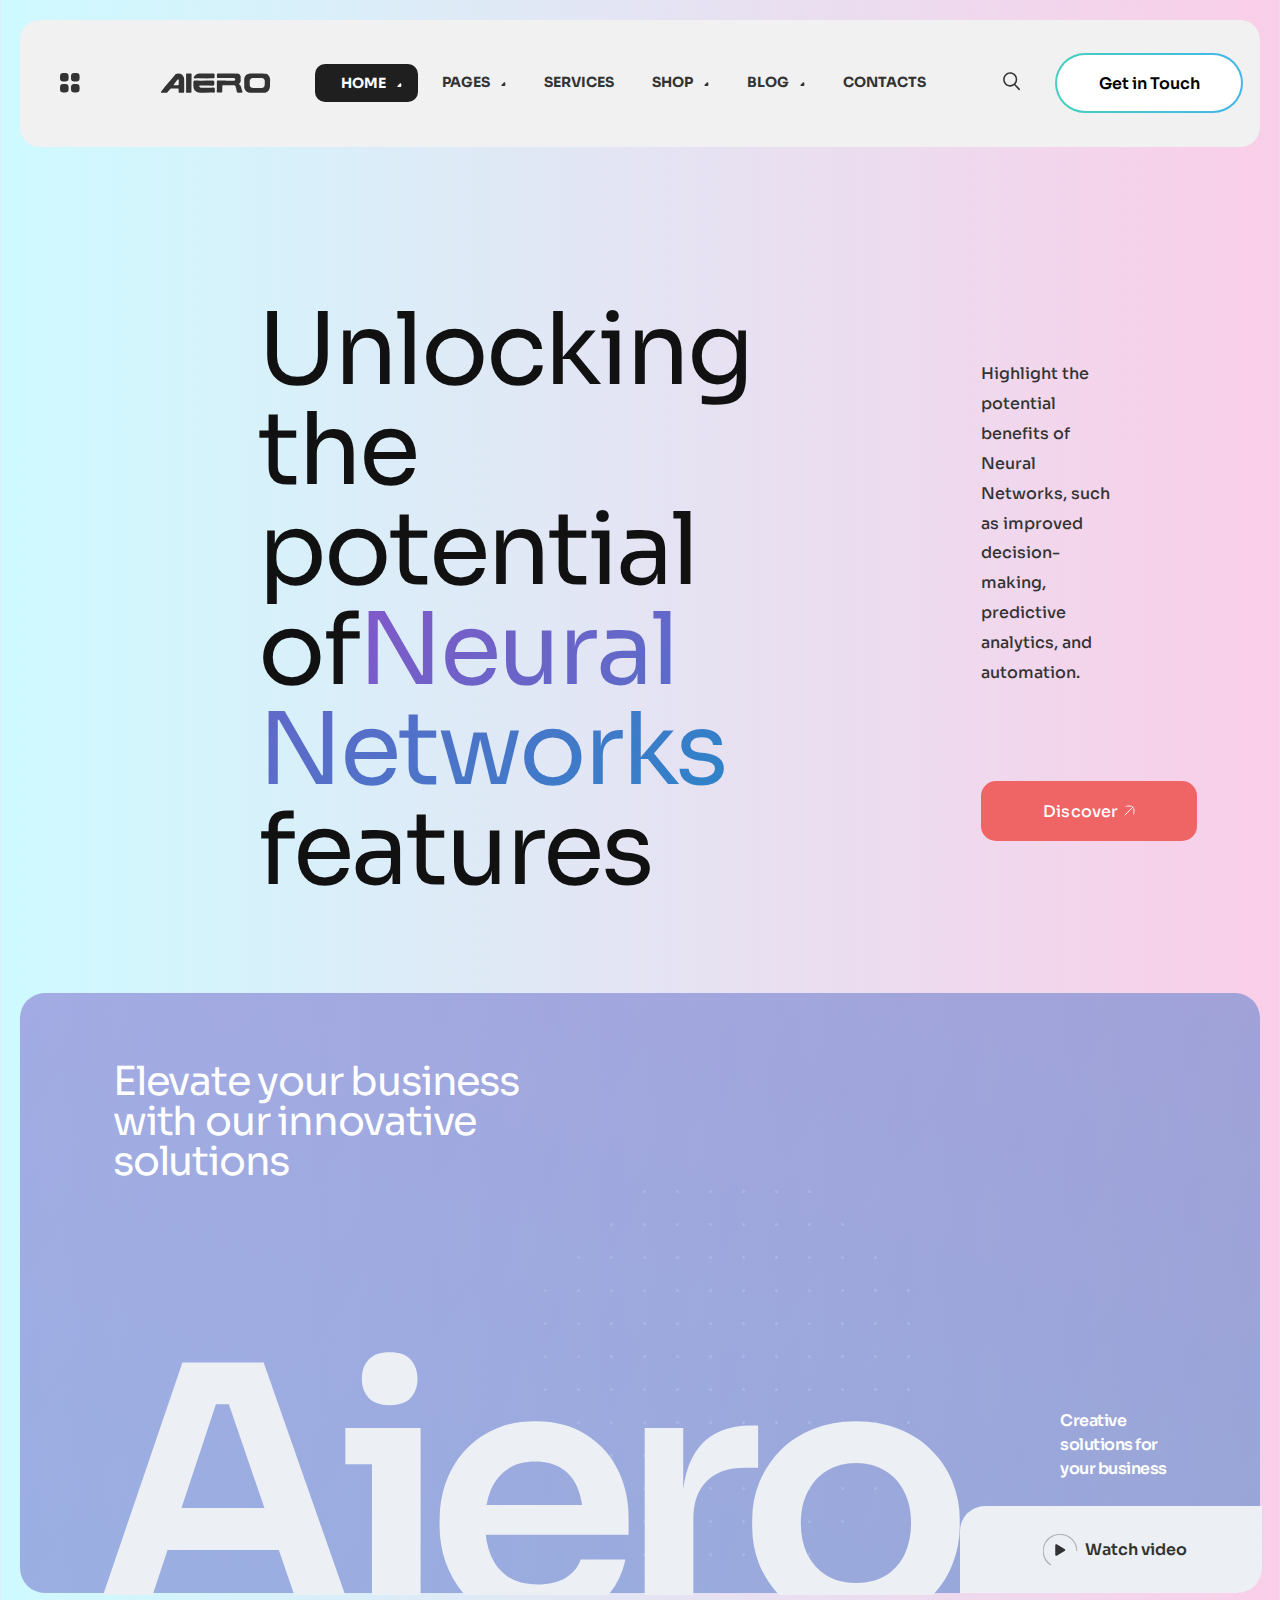
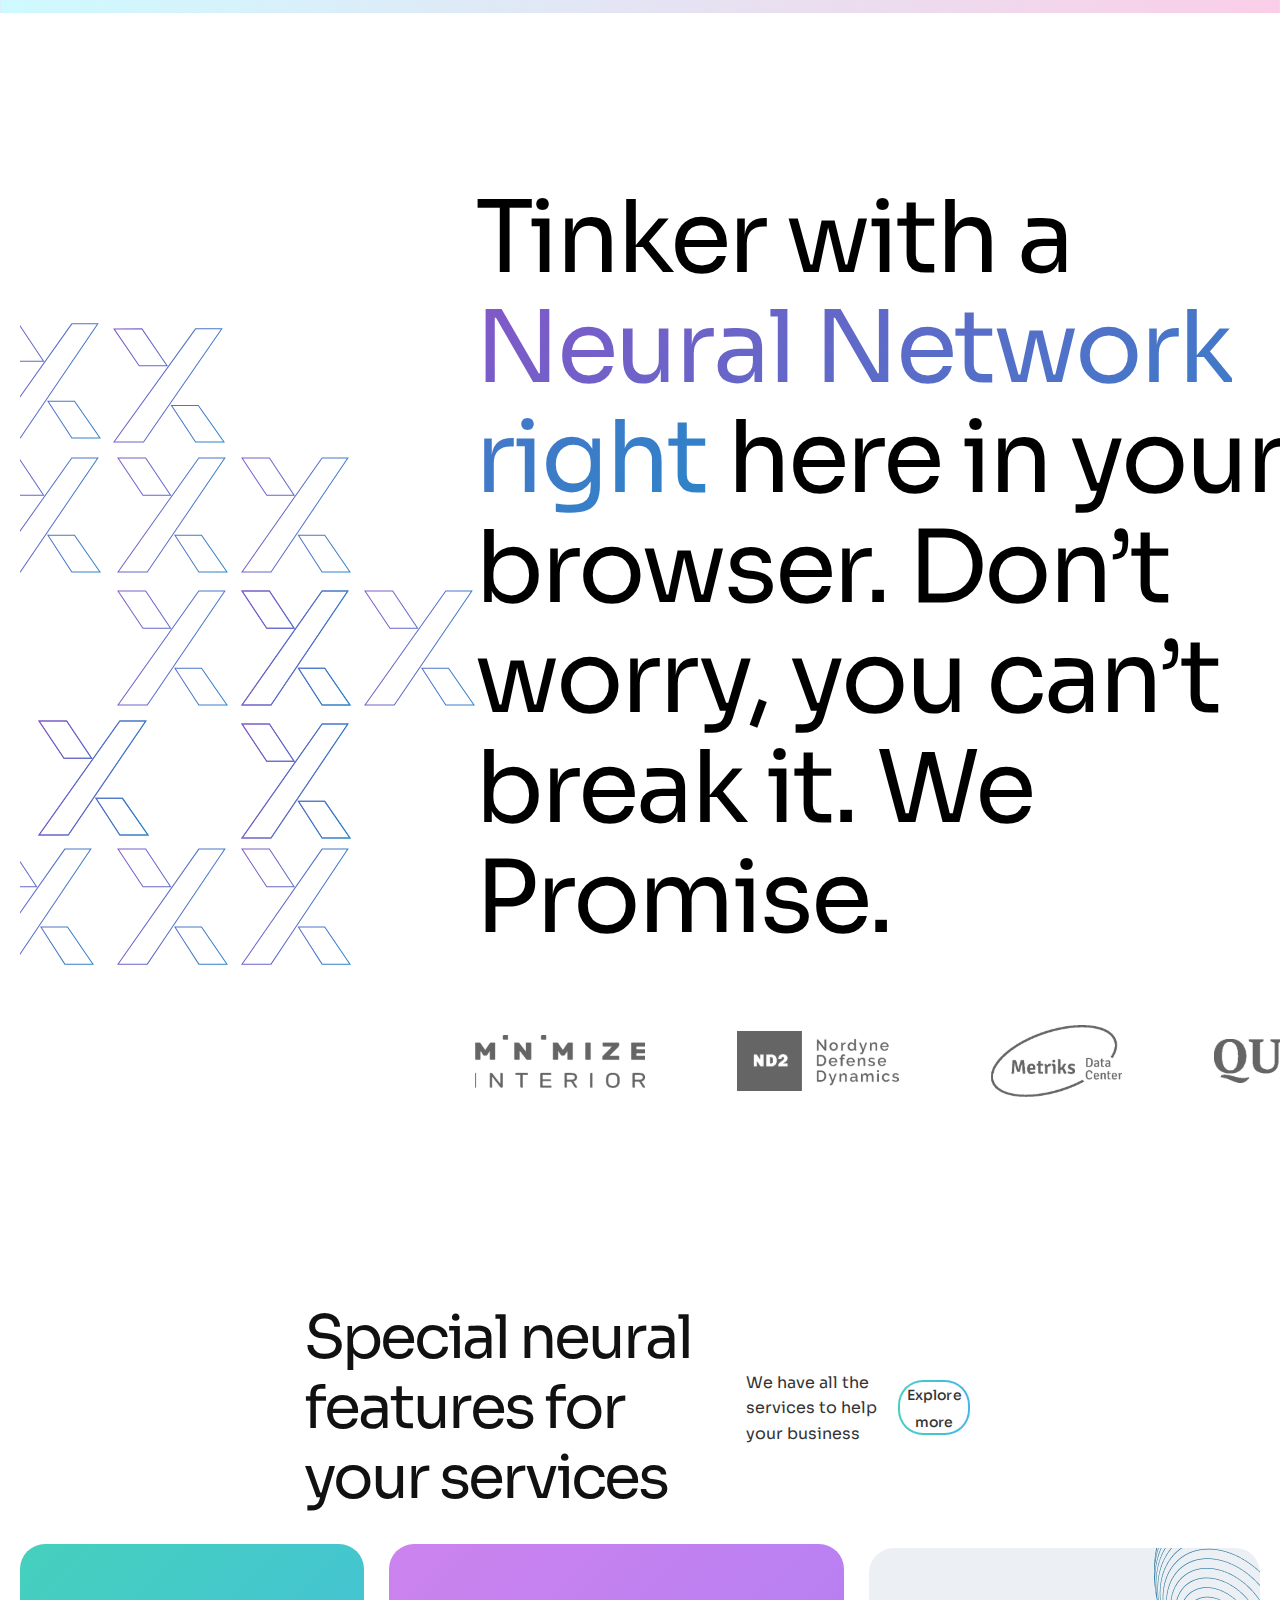
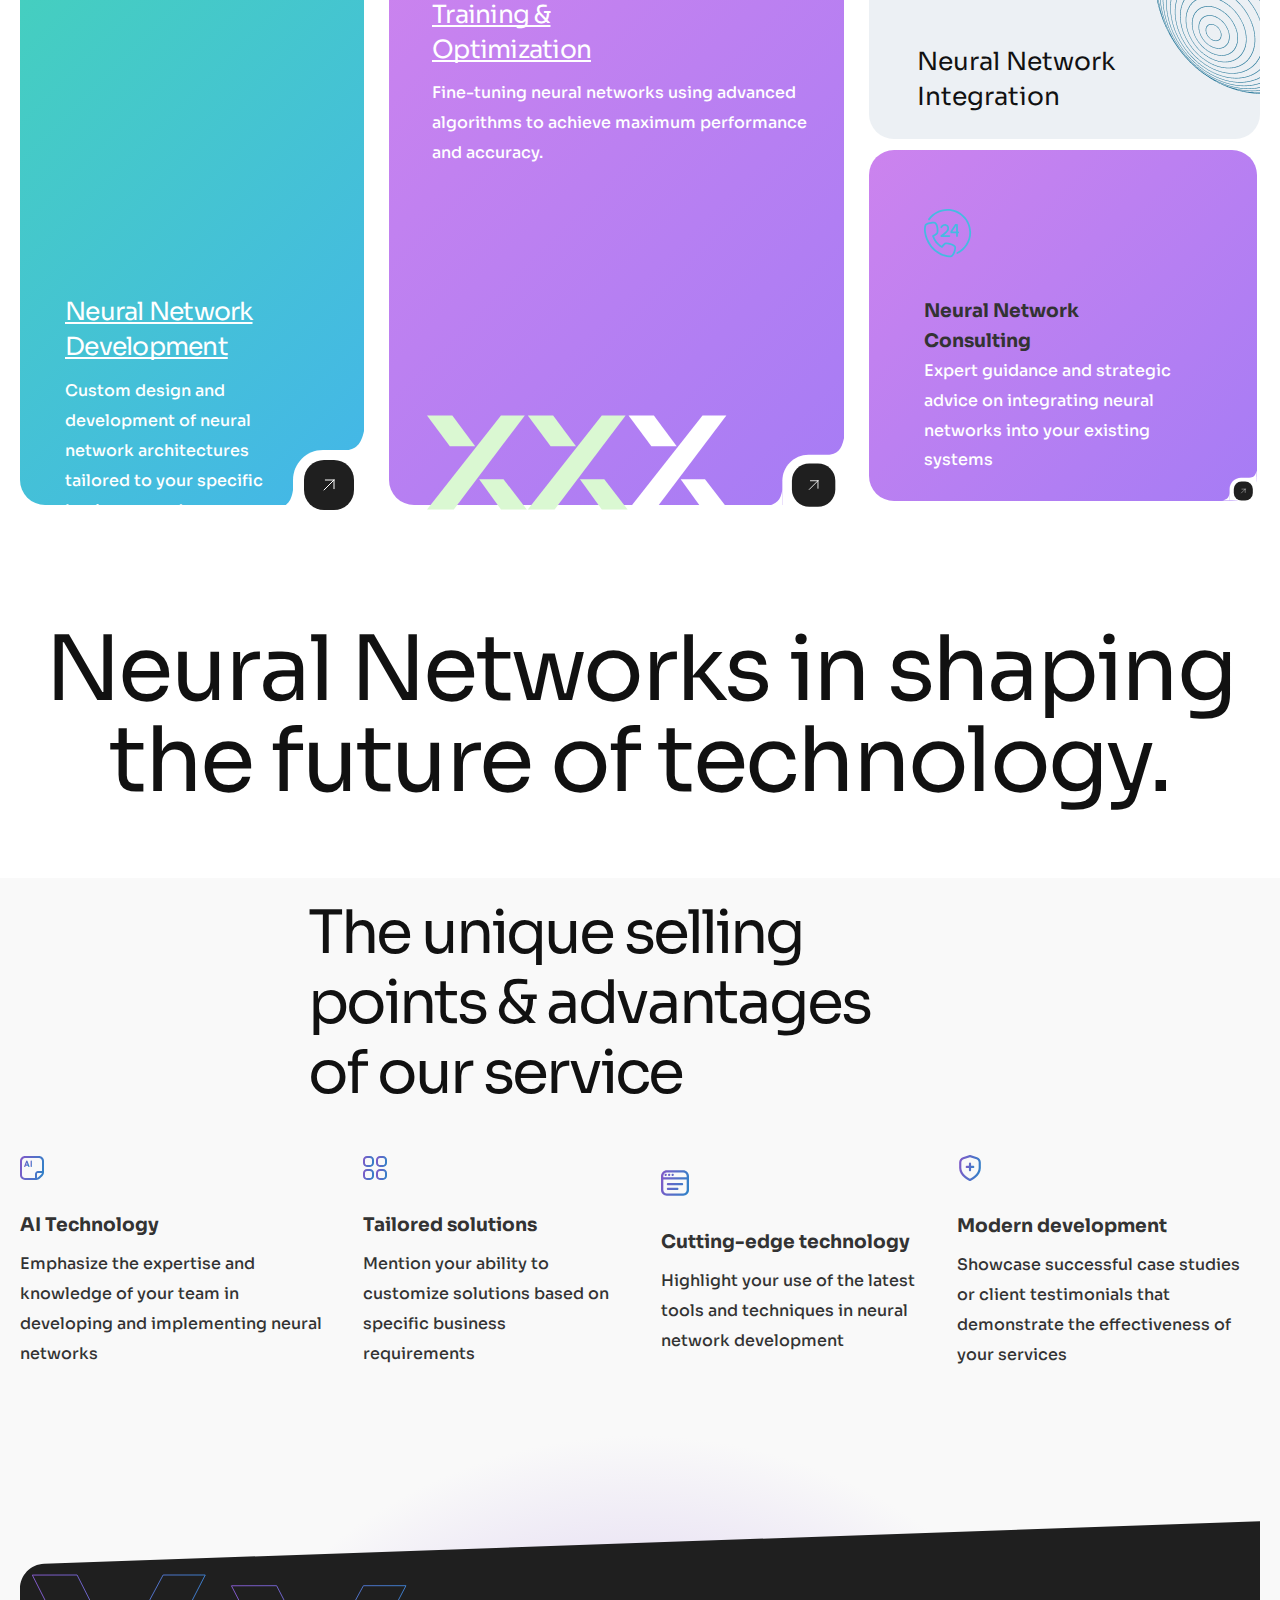
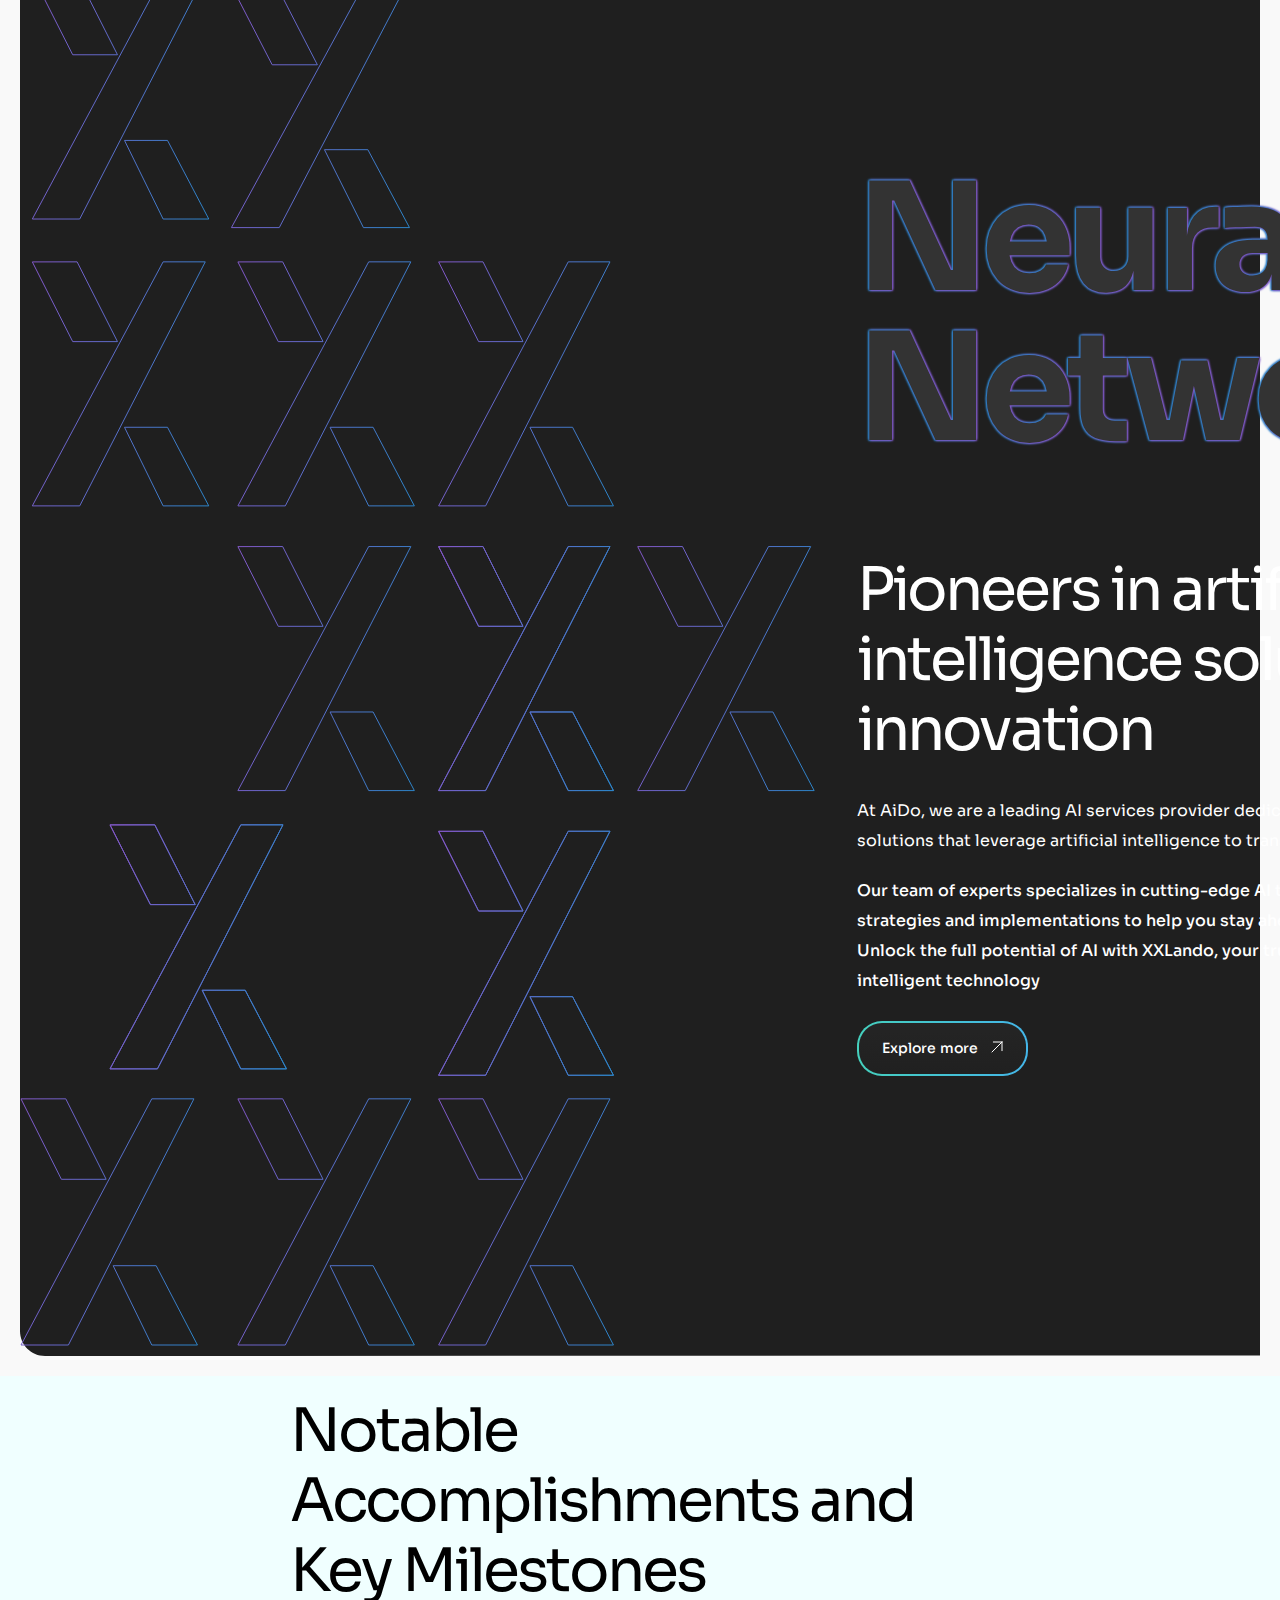
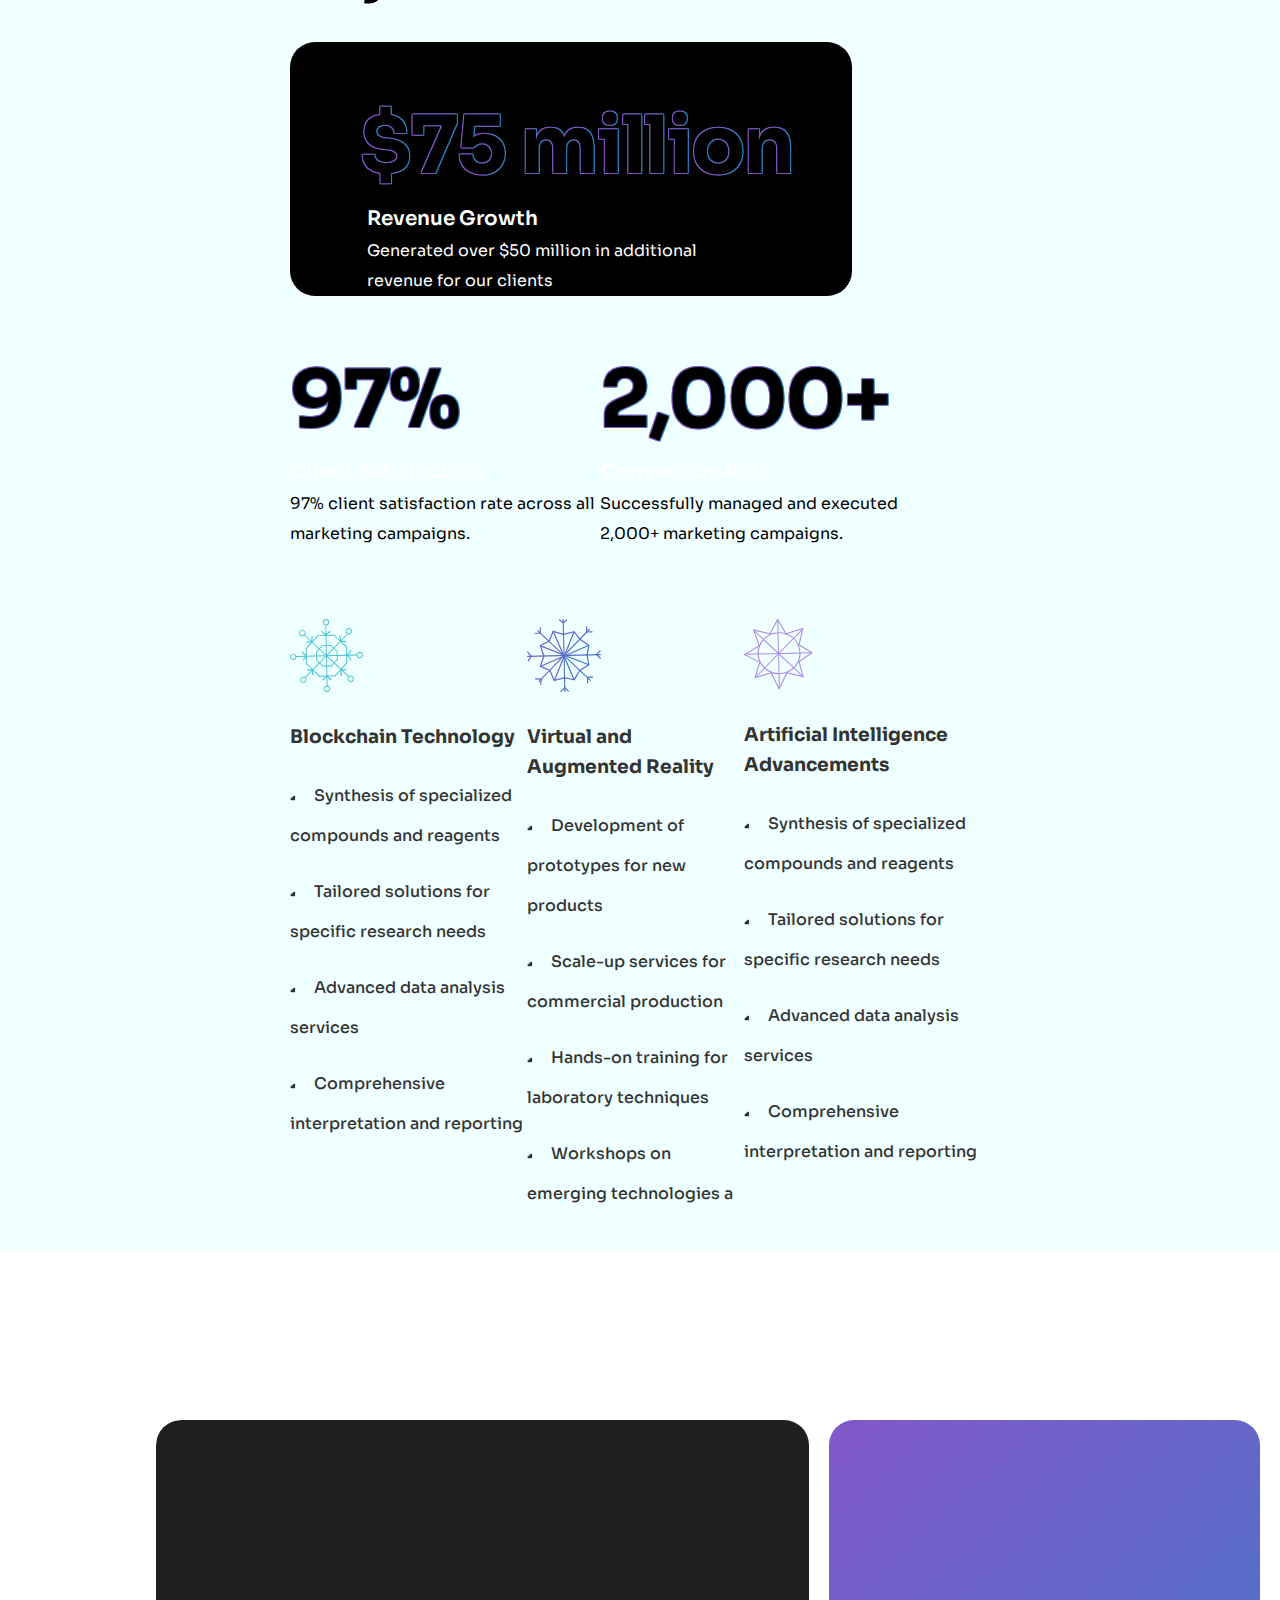
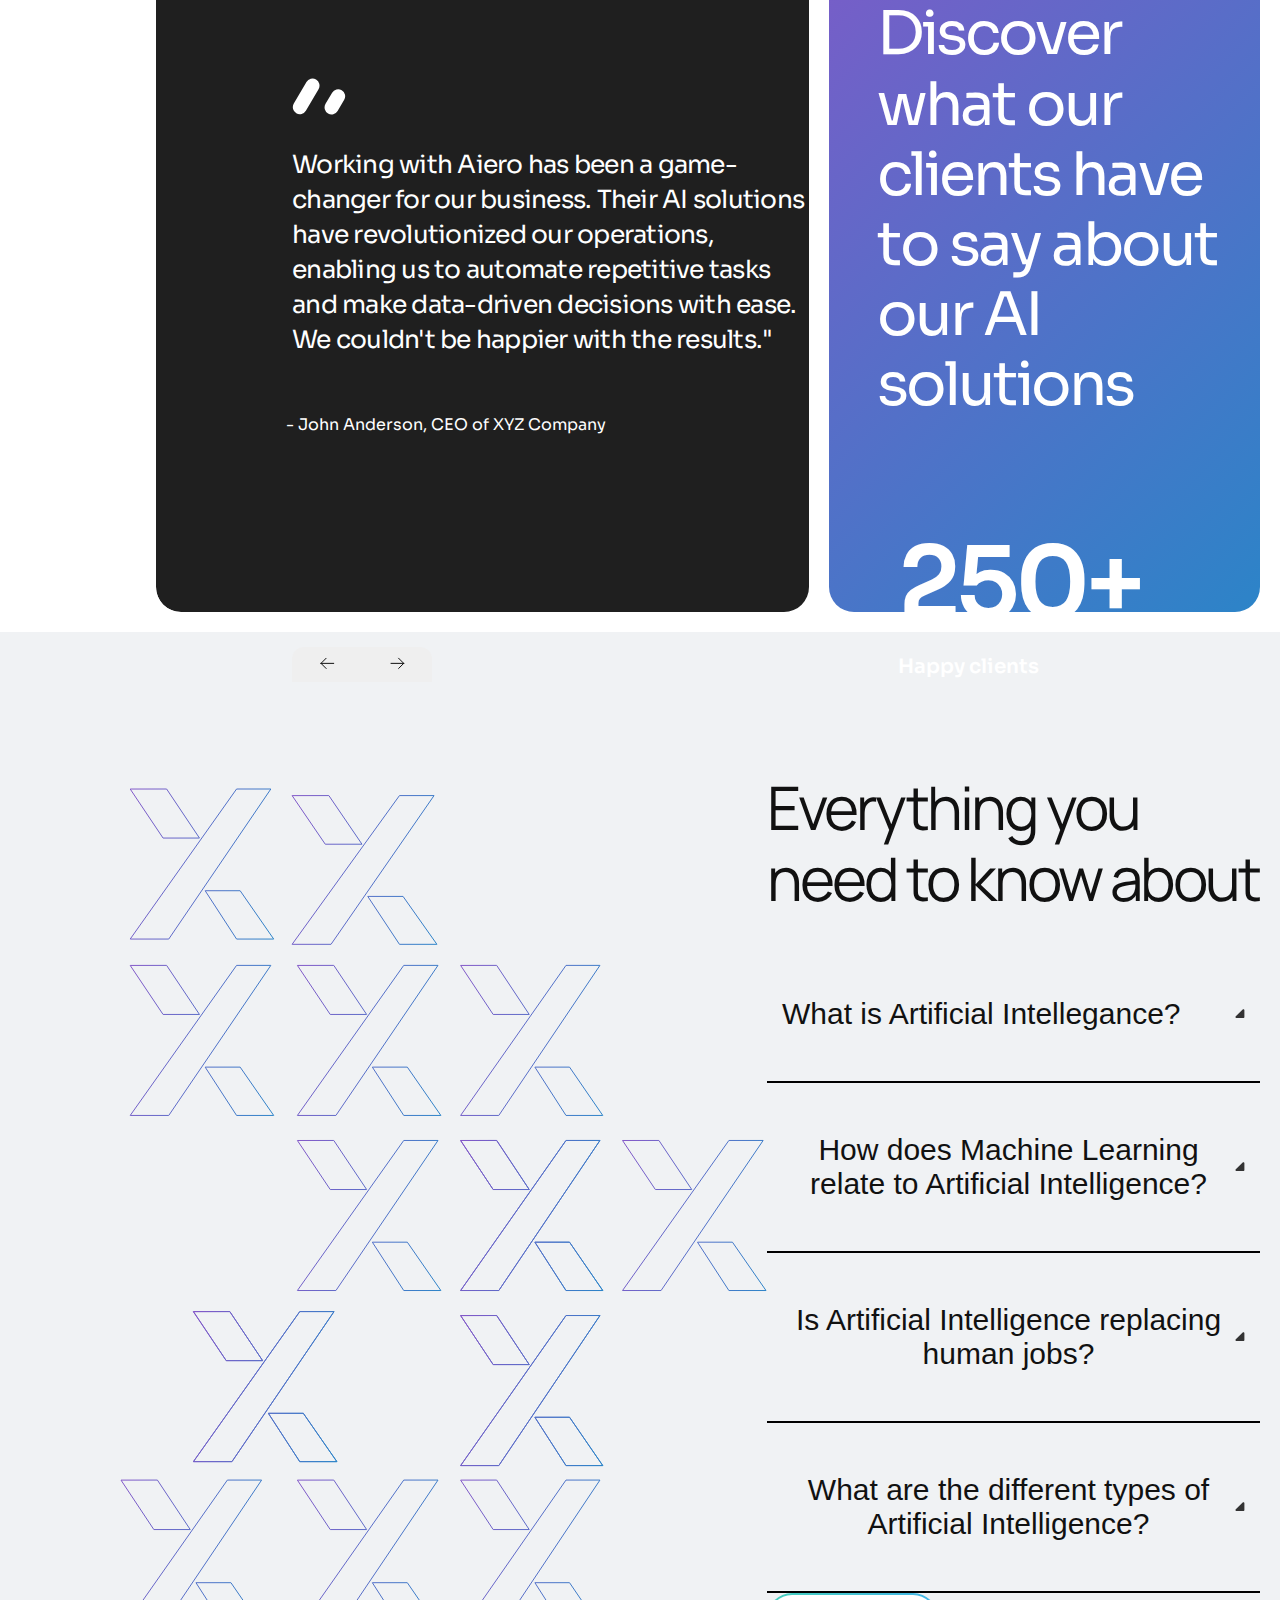
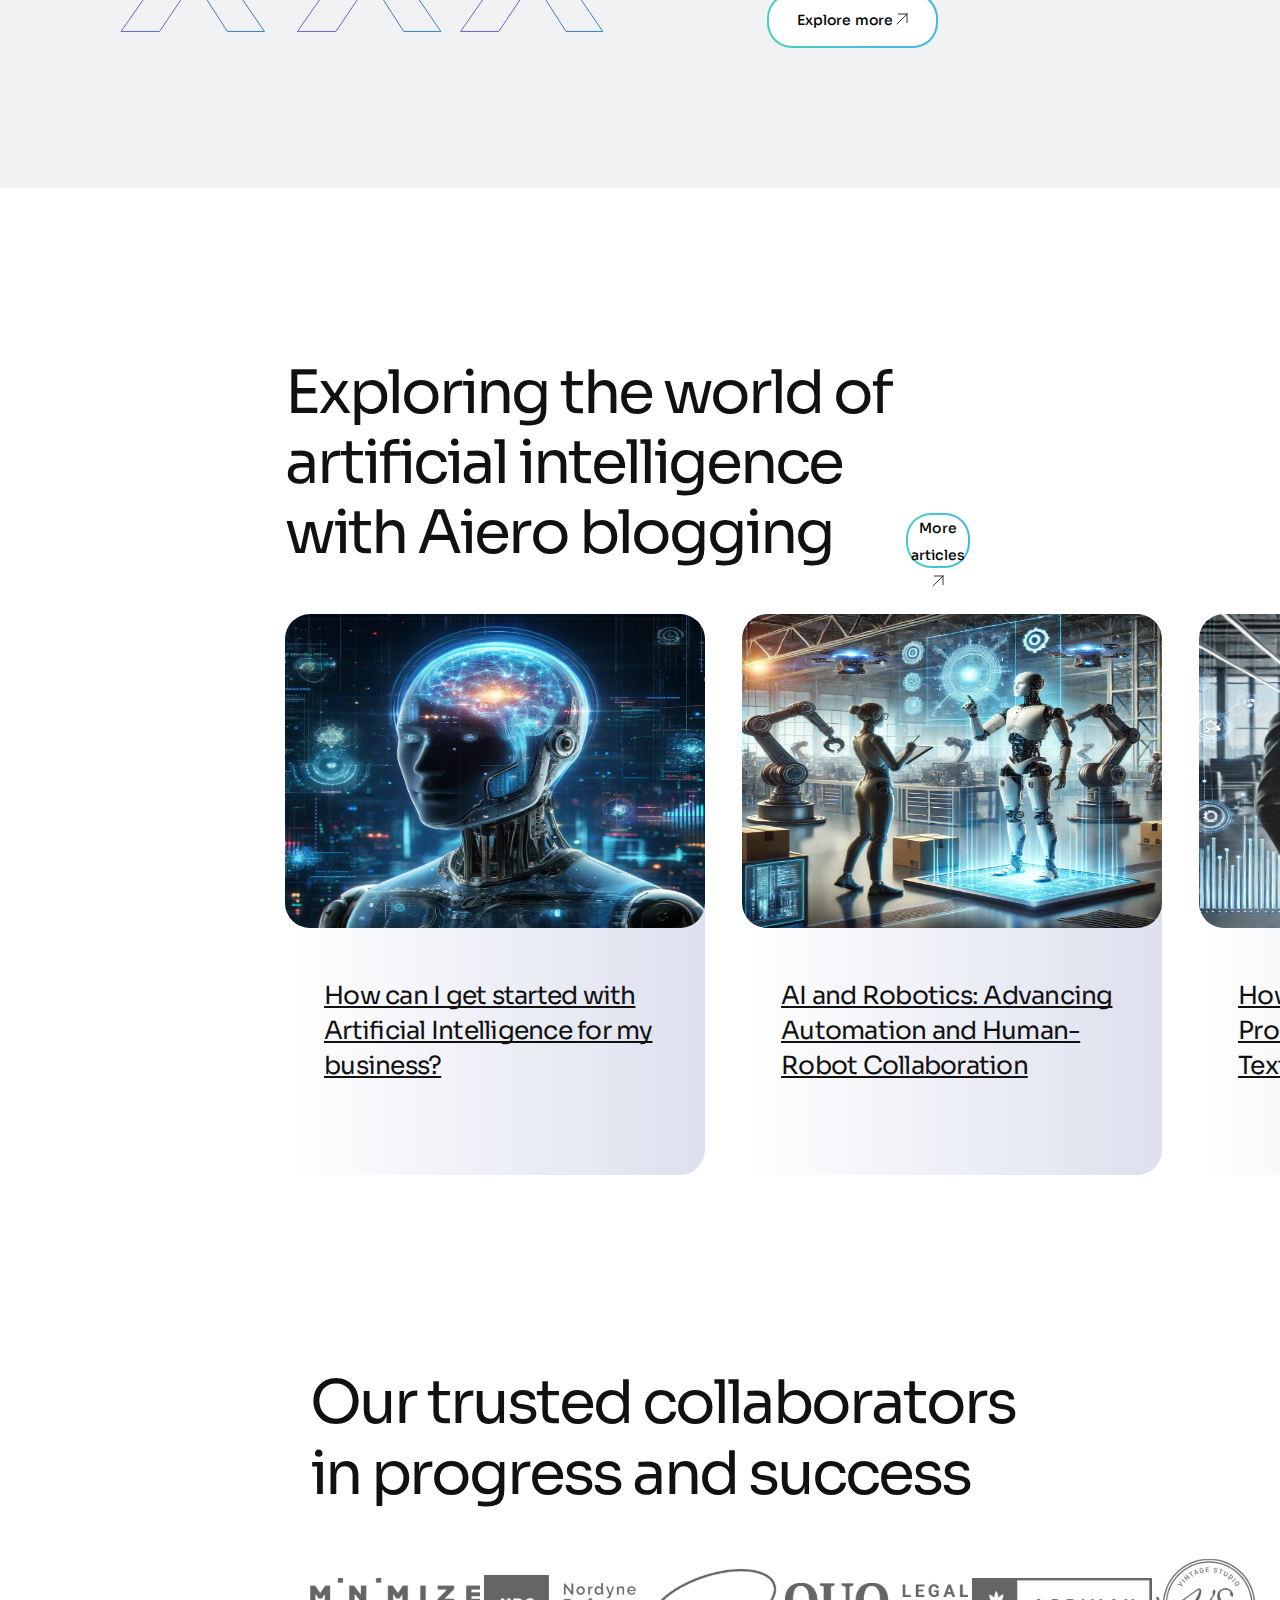
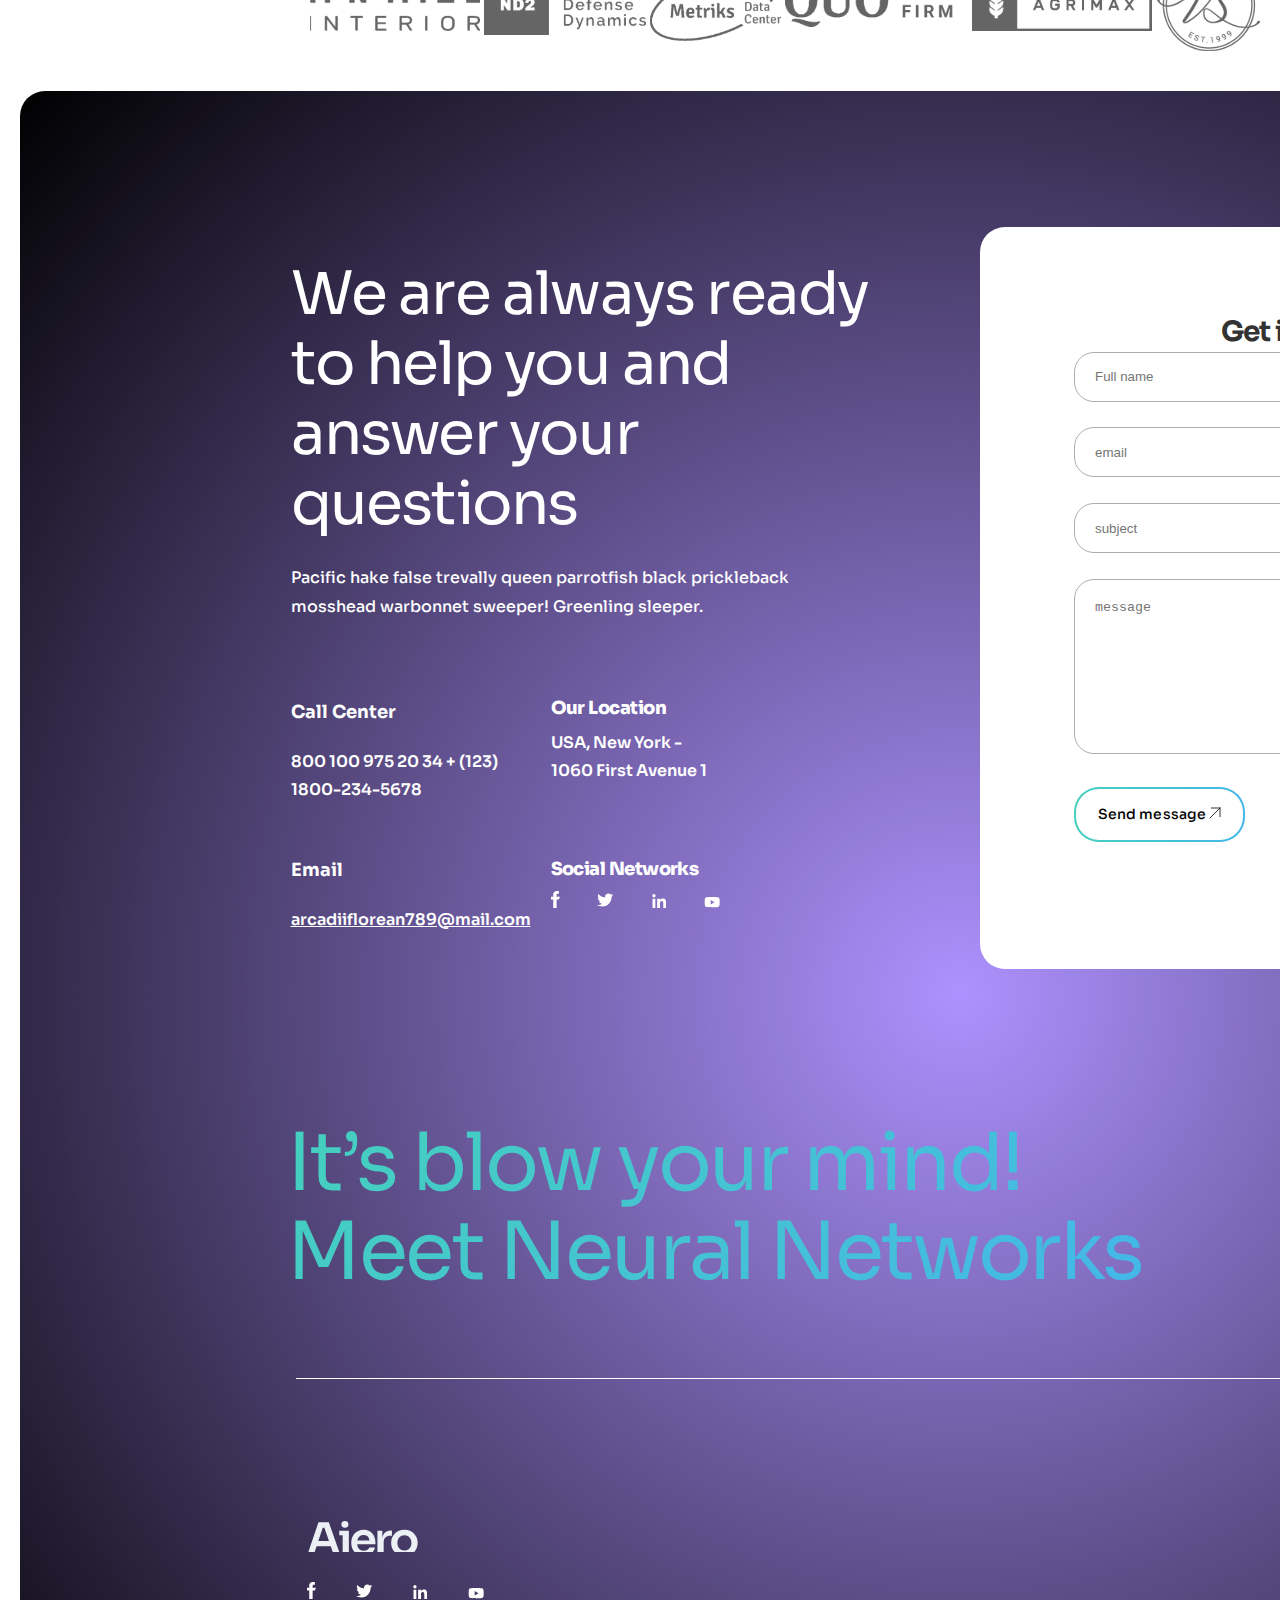
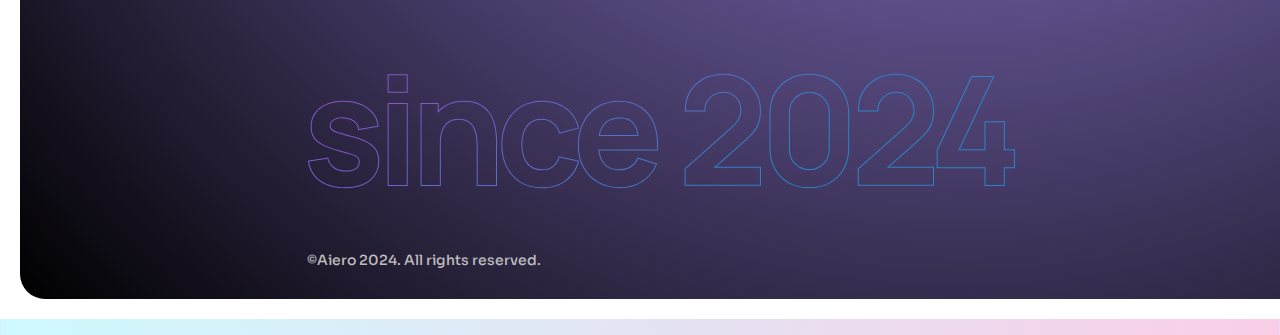
<file: index.html>
<!DOCTYPE html>
<html lang="en">
  <head>
    <meta charset="UTF-8" />
    <meta name="viewport" content="width=device-width, initial-scale=1.0" />
    <title>Aiero AI</title>

    <link rel="stylesheet" href="./style.css" />
    <link rel="stylesheet" href="./settings.css" />
    <link rel="stylesheet" href="./style__modify.css" />

    <!--Sora Fonts & Manrope -->
    <link rel="preconnect" href="https://fonts.googleapis.com" />
    <link rel="preconnect" href="https://fonts.gstatic.com" crossorigin />
    <link
      href="https://fonts.googleapis.com/css2?family=Sora:wght@100..800&family=Manrope:wght@200..800&display=swap"
      rel="stylesheet"
    />
  </head>
  <body>
    <header class="header">
      <div class="container">
        <div class="header__nav-bar">
          <div class="header__nav-left">
            <!-- Gruparea butonului de meniu și a logo-ului -->
            <button class="header__nav-toggle">
              <svg
                width="20"
                height="20"
                viewBox="0 0 20 20"
                fill="none"
                xmlns="http://www.w3.org/2000/svg"
              >
                <path
                  d="M4.19995 8.5C2.49995 8.5 1.3001 8.3 0.600098 7.5C9.76324e-05 6.8 0 5.6998 0 4.2998C0 1.3998 0.200049 0 4.30005 0C8.40005 0 8.6001 1.3998 8.6001 4.2998C8.6001 5.6998 8.6 6.8 8 7.5C7.2 8.3 5.89995 8.5 4.19995 8.5Z"
                  fill="#333333"
                />
                <path
                  d="M15.2 8.5C13.5 8.5 12.3001 8.3 11.6001 7.5C11.0001 6.8 11 5.6998 11 4.2998C11 1.3998 11.2 0 15.3 0C19.4 0 19.6001 1.3998 19.6001 4.2998C19.6001 5.6998 19.6 6.8 19 7.5C18.2 8.3 16.9 8.5 15.2 8.5Z"
                  fill="#333333"
                />
                <path
                  d="M15.2 19.5C13.5 19.5 12.3001 19.3 11.6001 18.5C11.0001 17.8 11 16.6998 11 15.2998C11 12.3998 11.2 11 15.3 11C19.4 11 19.6001 12.3998 19.6001 15.2998C19.6001 16.6998 19.6 17.8 19 18.5C18.2 19.3 16.9 19.5 15.2 19.5Z"
                  fill="#333333"
                />
                <path
                  d="M4.19995 19.5C2.49995 19.5 1.3001 19.3 0.600098 18.5C9.76324e-05 17.8 0 16.6998 0 15.2998C0 12.3998 0.200049 11 4.30005 11C8.40005 11 8.6001 12.3998 8.6001 15.2998C8.6001 16.6998 8.6 17.8 8 18.5C7.2 19.3 5.89995 19.5 4.19995 19.5Z"
                  fill="#333333"
                />
              </svg>
            </button>
            <img src="./img/AIero.svg" alt="Aiero" class="header__logo" />
          </div>
          <ul class="header__list">
            <li class="header__item header__item--black">
              <a href="#" class="header__link header__link--black"
                >home
                <svg
                  class="header__icon"
                  width="5"
                  height="6"
                  viewBox="0 0 6 5"
                  fill="none"
                  xmlns="http://www.w3.org/2000/svg"
                >
                  <path
                    d="M3.48512 0.615675C4.11824 -0.00342869 5.18426 0.44514 5.18426 1.33066L5.18426 3.96688C5.18426 4.51916 4.73655 4.96688 4.18426 4.96688L1.48833 4.96688C0.592017 4.96688 0.148337 3.87855 0.789184 3.2519L3.48512 0.615675Z"
                    fill="currentColor"
                  />
                </svg>
              </a>
            </li>
            <li class="header__item">
              <a href="#" class="header__link"
                >pages
                <svg
                  class="header__icon"
                  width="5"
                  height="6"
                  viewBox="0 0 6 5"
                  fill="none"
                  xmlns="http://www.w3.org/2000/svg"
                >
                  <path
                    d="M3.48512 0.615675C4.11824 -0.00342869 5.18426 0.44514 5.18426 1.33066L5.18426 3.96688C5.18426 4.51916 4.73655 4.96688 4.18426 4.96688L1.48833 4.96688C0.592017 4.96688 0.148337 3.87855 0.789184 3.2519L3.48512 0.615675Z"
                    fill="currentColor"
                  />
                </svg>
              </a>
            </li>

            <li class="header__item">
              <a href="#" class="header__link">services</a>
            </li>

            <li class="header__item">
              <a href="#" class="header__link"
                >SHOP
                <svg
                  class="header__icon"
                  width="5"
                  height="6"
                  viewBox="0 0 6 5"
                  fill="none"
                  xmlns="http://www.w3.org/2000/svg"
                >
                  <path
                    d="M3.48512 0.615675C4.11824 -0.00342869 5.18426 0.44514 5.18426 1.33066L5.18426 3.96688C5.18426 4.51916 4.73655 4.96688 4.18426 4.96688L1.48833 4.96688C0.592017 4.96688 0.148337 3.87855 0.789184 3.2519L3.48512 0.615675Z"
                    fill="currentColor"
                  />
                </svg>
              </a>
            </li>
            <li class="header__item">
              <a href="#" class="header__link"
                >blog
                <svg
                  class="header__icon"
                  width="5"
                  height="6"
                  viewBox="0 0 6 5"
                  fill="none"
                  xmlns="http://www.w3.org/2000/svg"
                >
                  <path
                    d="M3.48512 0.615675C4.11824 -0.00342869 5.18426 0.44514 5.18426 1.33066L5.18426 3.96688C5.18426 4.51916 4.73655 4.96688 4.18426 4.96688L1.48833 4.96688C0.592017 4.96688 0.148337 3.87855 0.789184 3.2519L3.48512 0.615675Z"
                    fill="currentColor"
                  />
                </svg>
              </a>
            </li>
            <li class="header__item">
              <a href="#" class="header__link">contacts</a>
            </li>
          </ul>
          <div class="header__nav-right">
            <!-- Gruparea butoanelor de căutare și contact -->
            <button class="header__search--btn">
              <svg
                width="17"
                height="19"
                viewBox="0 0 17 19"
                fill="none"
                xmlns="http://www.w3.org/2000/svg"
              >
                <path
                  fill-rule="evenodd"
                  clip-rule="evenodd"
                  d="M0.151296 7.45856C0.120581 3.45627 3.28385 0.182198 7.17925 0.150391C8.80373 0.150539 10.3984 0.748183 11.6562 1.84984L11.658 1.8514C14.6658 4.40212 15.0662 8.97039 12.5476 12.0587L12.4631 12.1624L16.7851 16.7939C17.0789 17.1239 17.0718 17.6385 16.7619 17.9299C16.4419 18.2309 15.9441 18.2241 15.6609 17.9072L11.3027 13.2382L11.1944 13.3201C10.0313 14.1994 8.62187 14.6403 7.17927 14.6404C3.31392 14.6086 0.18201 11.4292 0.151296 7.45856ZM12.6904 7.36325C12.6904 4.25763 10.2106 1.74246 7.17782 1.7751C4.14544 1.77556 1.6978 4.32297 1.72957 7.3962V7.42757C1.72957 10.5332 4.20935 13.0484 7.24218 13.0157C10.2768 13.0152 12.6904 10.4657 12.6904 7.36325Z"
                  fill="#333333"
                />
              </svg>
            </button>
            <button class="header__contact--btn">Get in Touch</button>
          </div>
        </div>
      </div>
    </header>
    <section class="hero">
      <div class="container">
        <div class="hero__content">
          <h1 class="hero__title">
            Unlocking the potential of<span>Neural Networks</span> features
          </h1>
          <div class="hero__info">
            <p class="hero__paragraph">
              Highlight the potential benefits of Neural Networks, such as
              improved decision-making, predictive analytics, and automation.
            </p>
            <button class="hero__button">
              Discover
              <svg
                width="12"
                height="12"
                viewBox="0 0 12 12"
                fill="none"
                xmlns="http://www.w3.org/2000/svg"
              >
                <path
                  d="M1 11L11 1M11 1L11 9.66667M11 1L2.33333 1"
                  stroke="white"
                  stroke-linecap="round"
                  stroke-linejoin="round"
                />
              </svg>
            </button>
          </div>
        </div>
        <div class="hero__bottom">
          <div class="hero__bottom__left">
            <p class="hero__bottom__paragraph">
              Elevate your business with our innovative solutions
            </p>
            <h2 class="hero__main__title">
              <img src="./img/Aiero (1).svg" alt="Aiero" />
            </h2>
          </div>
          <div class="hero__bottom_right">
            <p class="hero__bottom__right__paragraph">
              Creative solutions for your business
            </p>
            <div class="hero__button__right">
              <button class="hero__button__icon">
                <img
                  src="./img/Ellipse 5.svg"
                  alt="play"
                  class="hero__button__play"
                />
                <img
                  src="./img/Polygon 6.svg"
                  alt="play"
                  class="hero__button__triangle"
                />
              </button>

              Watch video
            </div>
          </div>
        </div>
      </div>
    </section>
    <section class="neural-network-tinker">
      <div class="container">
        <div class="neural__content">
          <img src="./img/XXX.svg" alt="xxx" class="neural__img" />
          <div class="neural__content__right">
            <p class="neural__text">
              Tinker with a <span>Neural Network right</span> here in your
              browser. Don’t worry, you can’t break it. We Promise.
            </p>
            <ul class="neural__list__logo">
              <li class="neural__item__logo">
                <a href="#" class="neural__logo__link"
                  ><img src="./img/neural__item__logo-1.svg" alt="logo"
                /></a>
              </li>
              <li class="neural__item__logo">
                <a href="#" class="neural__logo__link"
                  ><img src="./img/neural__item__logo-2.svg" alt="logo"
                /></a>
              </li>
              <li class="neural__item__logo">
                <a href="#" class="neural__logo__link"
                  ><img src="./img/neural__item__logo-3.svg" alt="logo"
                /></a>
              </li>
              <li class="neural__item__logo">
                <a href="#" class="neural__logo__link"
                  ><img src="./img/neural__item__logo-4.svg" alt="logo"
                /></a>
              </li>
            </ul>
          </div>
        </div>
      </div>
    </section>
    <section class="services">
      <div class="container">
        <div class="services__content">
          <h3 class="services__title">
            Special neural features for your services
          </h3>
          <p class="sevices__text">
            We have all the services to help your business
          </p>
          <button class="services__button">Explore more</button>
        </div>
        <div class="service__grid__container">
          <div class="service__grid__block">
            <div class="service__grid__content">
              <h3 class="service__grid__title">Neural Network Development</h3>
              <div class="services__description--and--button">
                <p class="service__grid__description">
                  Custom design and development of neural network architectures
                  tailored to your specific business needs
                </p>
                <div class="service__grid__button">
                  <svg
                    width="91"
                    height="79"
                    viewBox="0 0 91 79"
                    fill="none"
                    xmlns="http://www.w3.org/2000/svg"
                  >
                    <path
                      d="M91 79L20 79L20 49C20 32.4315 33.4315 19 50 19L91 19L91 79Z"
                      fill="white"
                    />
                    <path
                      d="M-3.5069e-06 79C13.593 75.9619 18.022 71.6849 20 59L20 79L-3.5069e-06 79Z"
                      fill="white"
                    />
                    <path
                      d="M91 -2.18628e-07C87.9619 13.593 83.6848 18.022 71 20L91 20L91 -2.18628e-07Z"
                      fill="white"
                    />
                    <rect
                      x="31"
                      y="29"
                      width="50"
                      height="50"
                      rx="20"
                      fill="#1F1F1F"
                    />
                    <path
                      d="M51 59L61 49M61 49V57.6667M61 49H52.3333"
                      stroke="white"
                      stroke-linecap="round"
                      stroke-linejoin="round"
                    />
                  </svg>
                </div>
              </div>
            </div>
          </div>
          <div class="service__grid__block--2">
            <div class="service__grid__content--2">
              <h3 class="service__grid__title--2">Training & Optimization</h3>

              <p class="service__grid__description--2">
                Fine-tuning neural networks using advanced algorithms to achieve
                maximum performance and accuracy.
              </p>
              <div class="service__grid__img">
                <img src="./img/Vector 16.svg" alt="x" />
                <img src="./img/Vector 17.svg" alt="x" />
                <img src="./img/Vector 18.svg" alt="x" />
                <svg
                  width="91"
                  height="79"
                  viewBox="0 0 91 79"
                  fill="none"
                  xmlns="http://www.w3.org/2000/svg"
                >
                  <path
                    d="M91 79L20 79L20 49C20 32.4315 33.4315 19 50 19L91 19L91 79Z"
                    fill="white"
                  />
                  <path
                    d="M-3.5069e-06 79C13.593 75.9619 18.022 71.6849 20 59L20 79L-3.5069e-06 79Z"
                    fill="white"
                  />
                  <path
                    d="M91 -2.18628e-07C87.9619 13.593 83.6848 18.022 71 20L91 20L91 -2.18628e-07Z"
                    fill="white"
                  />
                  <rect
                    x="31"
                    y="29"
                    width="50"
                    height="50"
                    rx="20"
                    fill="#1F1F1F"
                  />
                  <path
                    d="M51 59L61 49M61 49V57.6667M61 49H52.3333"
                    stroke="white"
                    stroke-linecap="round"
                    stroke-linejoin="round"
                  />
                </svg>
              </div>
            </div>
          </div>
          <div class="service__grid__block--3">
            <div class="service__grid__split">
              <h3 class="service__grid__split__title">
                Neural Network Integration
              </h3>
            </div>
            <div class="service__grid__split--2">
              <img
                src="./img/Group.svg"
                alt=""
                class="service__grid__split__img"
              />
              <h3 class="ervice__grid__split__title">
                Neural Network<br />
                Consulting
              </h3>
              <div class="service__grid__split__description--and--icon">
                <p class="service__grid__split__description">
                  Expert guidance and strategic advice on integrating neural
                  networks into your existing systems
                </p>
                <svg
                  class="service__grid__split__button"
                  width="91"
                  height="79"
                  viewBox="0 0 91 79"
                  fill="none"
                  xmlns="http://www.w3.org/2000/svg"
                >
                  <path
                    d="M91 79L20 79L20 49C20 32.4315 33.4315 19 50 19L91 19L91 79Z"
                    fill="white"
                  />
                  <path
                    d="M-3.5069e-06 79C13.593 75.9619 18.022 71.6849 20 59L20 79L-3.5069e-06 79Z"
                    fill="white"
                  />
                  <path
                    d="M91 -2.18628e-07C87.9619 13.593 83.6848 18.022 71 20L91 20L91 -2.18628e-07Z"
                    fill="white"
                  />
                  <rect
                    x="31"
                    y="29"
                    width="50"
                    height="50"
                    rx="20"
                    fill="#1F1F1F"
                  />
                  <path
                    d="M51 59L61 49M61 49V57.6667M61 49H52.3333"
                    stroke="white"
                    stroke-linecap="round"
                    stroke-linejoin="round"
                  />
                </svg>
              </div>
            </div>
          </div>
        </div>
        <h3 class="service__bottom__title">
          Neural Networks in shaping the future of technology.
        </h3>
      </div>
    </section>
    <section class="features">
      <div class="container">
        <h1 class="features__title">
          <p id="features__title_id">
            The unique selling points & advantages of our service
          </p>
        </h1>
        <div class="features__card">
          <ul class="features__list">
            <li class="features__item">
              <img
                class="features__img"
                src="./img/card__img__01.svg"
                alt="logo"
              />
              <h3 class="features__name">AI Technology</h3>
              <p class="features__description">
                Emphasize the expertise and knowledge of your team in developing
                and implementing neural networks
              </p>
            </li>
            <li class="features__item">
              <img
                class="features__img"
                src="./img/card__img__02.svg"
                alt="logo"
              />
              <h3 class="features__name">Tailored solutions</h3>
              <p class="features__description">
                Mention your ability to customize solutions based on specific
                business requirements
              </p>
            </li>
            <li class="features__item">
              <img
                class="features__img"
                src="./img/card__img__03.svg"
                alt="logo"
              />
              <h3 class="features__name">Cutting-edge technology</h3>
              <p class="features__description">
                Highlight your use of the latest tools and techniques in neural
                network development
              </p>
            </li>
            <li class="features__item">
              <img
                class="features__img"
                src="./img/card__img__04.svg"
                alt="logo"
              />
              <h3 class="features__name">Modern development</h3>
              <p class="features__description">
                Showcase successful case studies or client testimonials that
                demonstrate the effectiveness of your services
              </p>
            </li>
          </ul>
        </div>

        <div class="black__about">
          <div class="black__content">
            <img src="./img/black__img.svg" alt="img" class="black__img" />

            <div class="black__right">
              <h3 class="black__title">Neural Networks</h3>
              <p class="black__sutitle">
                Pioneers in artificial intelligence solutions and innovation
              </p>
              <p class="black__description">
                At AiDo, we are a leading AI services provider dedicated to
                delivering innovative solutions that leverage artificial
                intelligence to transform businesses.
              </p>
              <p class="black__description--2">
                Our team of experts specializes in cutting-edge AI technologies,
                offering customized strategies and implementations to help you
                stay ahead in today's data-driven world. Unlock the full
                potential of AI with XXLando, your trusted partner in the future
                of intelligent technology
              </p>
              <button class="black__button">
                Explore more
                <img
                  class="black__button__icon"
                  src="./img/Icon (1).svg"
                  alt=""
                />
              </button>
            </div>
          </div>
        </div>
      </div>
    </section>
    <section class="achievements body--modify">
      <div class="container">
        <div class="achievements__content">
          <h3 class="achievements__heading">
            Notable Accomplishments and Key Milestones
          </h3>
          <div class="achievements__flex">
            <div class="achievement--modify">
              <h3 class="achievement__stat achievement__stat--modify">
                $75 million
              </h3>
              <p class="achievement__metric achievement__metric--modify">
                Revenue Growth
              </p>
              <p
                class="achievement__description achievement__description--modify"
              >
                Generated over $50 million in additional revenue for our clients
              </p>
            </div>
            <div class="achievement">
              <h3 class="achievement__stat">97%</h3>
              <p class="achievement__metric">Client Satisfaction</p>
              <p class="achievement__description">
                97% client satisfaction rate across all marketing campaigns.
              </p>
            </div>
            <div class="achievement">
              <h3 class="achievement__stat">2,000+</h3>
              <p class="achievement__metric">Conversion Rate</p>
              <p class="achievement__description">
                Successfully managed and executed 2,000+ marketing campaigns.
              </p>
            </div>
          </div>
          <div class="achivement__row__content">
            <div class="achievement__row">
              <img
                src="./img/achievements_logo1.svg"
                alt="logo"
                class="achievement__logo"
              />
              <h3 class="achievement__row--title">Blockchain Technology</h3>
              <ul class="achievement__list">
                <li class="achievement__list-item">
                  <a href="#" class="achievement__list-link"
                    ><img src="./img/Polygon 2.svg" alt="Polygon" />Synthesis of
                    specialized compounds and reagents</a
                  >
                </li>
                <li class="achievement__list-item">
                  <a href="#" class="achievement__list-link">
                    <img src="./img/Polygon 2.svg" alt="Polygon" />Tailored
                    solutions for specific research needs</a
                  >
                </li>
                <li class="achievement__list-item">
                  <a href="#" class="achievement__list-link">
                    <img src="./img/Polygon 2.svg" alt="Polygon" />Advanced data
                    analysis services</a
                  >
                </li>
                <li class="achievement__list-item">
                  <a href="#" class="achievement__list-link">
                    <img src="./img/Polygon 2.svg" alt="Polygon" />Comprehensive
                    interpretation and reporting
                  </a>
                </li>
              </ul>
            </div>
            <div class="achievement__row">
              <img
                src="./img/achievements_logo2.svg"
                alt="logo"
                class="achievement__logo"
              />
              <h3 class="achievement__row--title">
                Virtual and Augmented Reality
              </h3>
              <ul class="achievement__list">
                <li class="achievement__list-item">
                  <a href="#" class="achievement__list-link"
                    ><img src="./img/Polygon 2.svg" alt="Polygon" />Development
                    of prototypes for new products</a
                  >
                </li>
                <li class="achievement__list-item">
                  <a href="#" class="achievement__list-link">
                    <img src="./img/Polygon 2.svg" alt="Polygon" />Scale-up
                    services for commercial production</a
                  >
                </li>
                <li class="achievement__list-item">
                  <a href="#" class="achievement__list-link">
                    <img src="./img/Polygon 2.svg" alt="Polygon" />Hands-on
                    training for laboratory techniques
                  </a>
                </li>
                <li class="achievement__list-item">
                  <a href="#" class="achievement__list-link">
                    <img src="./img/Polygon 2.svg" alt="Polygon" />Workshops on
                    emerging technologies a
                  </a>
                </li>
              </ul>
            </div>
            <div class="achievement__row">
              <img
                src="./img/achievements_logo3.svg"
                alt="logo"
                class="achievement__logo"
              />
              <h3 class="achievement__row--title">
                Artificial Intelligence Advancements
              </h3>
              <ul class="achievement__list">
                <li class="achievement__list-item">
                  <a href="#" class="achievement__list-link"
                    ><img src="./img/Polygon 2.svg" alt="Polygon" />Synthesis of
                    specialized compounds and reagents</a
                  >
                </li>
                <li class="achievement__list-item">
                  <a href="#" class="achievement__list-link">
                    <img src="./img/Polygon 2.svg" alt="Polygon" />Tailored
                    solutions for specific research needs</a
                  >
                </li>
                <li class="achievement__list-item">
                  <a href="#" class="achievement__list-link">
                    <img src="./img/Polygon 2.svg" alt="Polygon" />Advanced data
                    analysis services</a
                  >
                </li>
                <li class="achievement__list-item">
                  <a href="#" class="achievement__list-link">
                    <img src="./img/Polygon 2.svg" alt="Polygon" />Comprehensive
                    interpretation and reporting
                  </a>
                </li>
              </ul>
            </div>
          </div>
        </div>
      </div>
    </section>
    <section class="testimonials">
      <div class="container">
        <div class="testimonial__content">
          <div class="testimonial__left">
            <div class="testimonial__quotes">
              <img
                src="./img/Quotation-2.svg"
                alt=" Quotation"
                class="quote-icon"
              />
              <img
                src="./img/Quotation-1.svg"
                alt=" Quotation"
                class="quote-icon"
              />
            </div>
            <h3 class="testimonial__text">
              Working with Aiero has been a game-changer for our business. Their
              AI solutions have revolutionized our operations, enabling us to
              automate repetitive tasks and make data-driven decisions with
              ease. We couldn't be happier with the results."
            </h3>
            <p class="testimonial__author">
              - John Anderson, CEO of XYZ Company
            </p>
            <div class="testimonials__buttons">
              <button class="button--left">
                <svg
                  width="15"
                  height="13"
                  viewBox="0 0 15 13"
                  fill="none"
                  xmlns="http://www.w3.org/2000/svg"
                >
                  <path
                    d="M13.7275 6.36328L0.999617 6.36328M0.999617 6.36328L6.09079 1.27211M0.999617 6.36328L6.1514 11.5151"
                    stroke="#111111"
                    stroke-linecap="round"
                    stroke-linejoin="round"
                  />
                </svg>
              </button>
              <button class="button--right">
                <svg
                  width="15"
                  height="13"
                  viewBox="0 0 15 13"
                  fill="none"
                  xmlns="http://www.w3.org/2000/svg"
                >
                  <path
                    d="M1 6.36523L13.7279 6.36523M13.7279 6.36523L8.63675 11.4564M13.7279 6.36523L8.57614 1.21346"
                    stroke="#111111"
                    stroke-linecap="round"
                    stroke-linejoin="round"
                  />
                </svg>
              </button>
            </div>
          </div>

          <div class="testimonial__right">
            <h3 class="testimonial__title">
              Discover what our clients have to say about our AI solutions
            </h3>
            <p class="testimonial__stat">250+</p>
            <span class="testimonial__span">Happy clients</span>
          </div>
        </div>
      </div>
    </section>
    <section class="section__faq">
      <div class="container">
        <div class="faq__content">
          <img src="./img/faq__img.svg" alt="img" class="faq__img" />
          <div class="faq__content__right">
            <div class="faq">
              <h2 class="faq__title">Everything you need to know about</h2>
              <div class="faq-item">
                <button class="faq-question">
                  What is Artificial Intellegance?<img
                    src="./img/Polygon close.svg"
                    alt=" open close"
                  />
                </button>
                <div class="faq-answer">
                  <p>
                    Artificial Intelligence (AI) refers to the simulation of
                    human intelligence in machines that are programmed to think,
                    learn, and problem-solve like humans. The goal of AI is to
                    enable machines to perform tasks that normally require human
                    intelligence, such as visual perception, speech recognition,
                    decision-making, and language translation.
                  </p>
                </div>
              </div>
              <div class="faq-item">
                <button class="faq-question">
                  How does Machine Learning relate to Artificial
                  Intelligence?<img
                    src="./img/Polygon close.svg"
                    alt=" open close"
                  />
                </button>
                <div class="faq-answer">
                  <p>
                    Machine Learning is a subset of AI that focuses on
                    developing algorithms and models that allow computers to
                    learn from data and improve their performance over time. It
                    plays a crucial role in enabling AI systems to recognize
                    patterns, make predictions, and adapt to new information.
                  </p>
                </div>
              </div>

              <div class="faq-item">
                <button class="faq-question">
                  Is Artificial Intelligence replacing human jobs?
                  <img src="./img/Polygon close.svg" alt=" open close" />
                </button>
                <div class="faq-answer">
                  <p>
                    Yes, Artificial Intelligence (AI) is having an impact on
                    various industries and has the potential to replace or
                    transform certain jobs. However, the overall effect is
                    complex and can vary depending on the industry, the type of
                    tasks involved, and the level of AI adoption. Here are some
                    key points to consider:
                  </p>
                </div>
              </div>

              <div class="faq-item">
                <button class="faq-question">
                  What are the different types of Artificial Intelligence?<img
                    src="./img/Polygon close.svg"
                    alt=" open close"
                  />
                </button>
                <div class="faq-answer">
                  <p>
                    Artificial Intelligence (AI) can be classified in various
                    ways based on different characteristics, such as its
                    capabilities, functionality, or the tasks it can perform.
                    Below are the most common classifications:
                  </p>
                </div>
              </div>
            </div>
            <button class="faq__button">
              Explore more <img class="faq__button__img" src="./img/faq__button__icon.svg" alt="icon" />
            </button>
          </div>
        </div>
      </div>
    </section>
    <section class="blog">
      <div class="container">
        <div class="blog__content">
          <h3 class="blog__title">
            Exploring the world of artificial intelligence with Aiero blogging
          </h3>
          <button class="blog__button">
            More articles <img src="./img/faq__button__icon.svg" alt="icon" />
          </button>
        </div>
        <div class="blog__cards">
          <div class="blog__cards-item">
            <div class="blog__card">
              <img src="./img/card__img__1.webp" alt="img" class="blog__img" />
              <a href="#" class="blog__card__link"
                >How can I get started with Artificial Intelligence for my
                business?</a
              >
            </div>
          </div>
          <div class="blog__cards-item">
            <div class="blog__card">
              <img src="./img/card__img__2.webp" alt="img" class="blog__img" />
              <a href="#" class="blog__card__link"
                >AI and Robotics: Advancing Automation and Human-Robot
                Collaboration</a
              >
            </div>
          </div>
          <div class="blog__cards-item">
            <div class="blog__card">
              <img src="./img/card__img__3.webp" alt="img" class="blog__img" />
              <a href="#" class="blog__card__link"
                >How Natural Language Processing is revolutionizing Text
                Analysis</a
              >
            </div>
          </div>
        </div>
      </div>
    </section>
    <section class="partners">
      <div class="container">
        <div class="partners__contant">
          <h3 class="partners__title">
            Our trusted collaborators in progress and success
          </h3>
          <ul class="partners__logo">
            <li class="partners__logo__list">
              <a href="#" class="partners__logo__link"
                ><img
                  src="./img/partners__logo__1.svg"
                  alt=""
                  class="partners__logo"
              /></a>
            </li>
            <li class="partners__logo__list">
              <a href="#" class="partners__logo__link"
                ><img
                  src="./img/partners__logo__2.svg"
                  alt=""
                  class="partners__logo"
              /></a>
            </li>
            <li class="partners__logo__list">
              <a href="#" class="partners__logo__link"
                ><img
                  src="./img/partners__logo__3.svg"
                  alt=""
                  class="partners__logo"
              /></a>
            </li>
            <li class="partners__logo__list">
              <a href="#" class="partners__logo__link"
                ><img
                  src="./img/partners__logo__4.svg"
                  alt=""
                  class="partners__logo"
              /></a>
            </li>
            <li class="partners__logo__list">
              <a href="#" class="partners__logo__link"
                ><img
                  src="./img/partners__logo__5.svg"
                  alt=""
                  class="partners__logo"
              /></a>
            </li>
            <li class="partners__logo__list">
              <a href="#" class="partners__logo__link"
                ><img
                  src="./img/partners__logo__6.svg"
                  alt=""
                  class="partners__logo"
              /></a>
            </li>
          </ul>
        </div>
      </div>
    </section>
    <section class="contact-us">
      <div class="container">
        <!--My mistake-->
        <div class="contact-us__mistake">
          <div class="contact-us__content">
            <div class="contact-us__content__left">
              <h3 class="contact-us__title">
                We are always ready to help you and answer your questions
              </h3>
              <p class="contact-us__description">
                Pacific hake false trevally queen parrotfish black prickleback
                mosshead warbonnet sweeper! Greenling sleeper.
              </p>
              <div class="contact-us__details">
                <div class="contact-us__left">
                  <p class="contact-us__label">Call Center</p>
                  <p class="contact-us__number">
                    800 100 975 20 34 + (123) 1800-234-5678
                  </p>
                  <p class="contact-us__label">Email</p>
                  <a
                    href="mailto:arcadiiflorean789@mail.com"
                    class="contact-us__email"
                    >arcadiiflorean789@mail.com</a
                  >
                </div>
                <div class="contact-us__right">
                  <p class="contact-us__location">
                    <strong>Our Location</strong>
                  </p>
                  <p class="contact-us__address">
                    USA, New York - 1060 First Avenue 1
                  </p>

                  <p class="contact-us__location">
                    <strong>Social Networks</strong>
                  </p>
                  <ul class="social">
                    <li class="social__list">
                      <a
                        href="https://www.facebook.com"
                        class="social__link"
                        target="_blank"
                      >
                        <img
                          src="./img/Vector__1.svg"
                          alt="Facebook logo"
                          class="social__logo"
                        />
                      </a>
                    </li>
                    <li class="social__list">
                      <a
                        href="https://www.twitter.com"
                        class="social__link"
                        target="_blank"
                      >
                        <img
                          src="./img/Vector__2.svg"
                          alt="Twitter logo"
                          class="social__logo"
                        />
                      </a>
                    </li>
                    <li class="social__list">
                      <a
                        href="https://www.twitter.com"
                        class="social__link"
                        target="_blank"
                      >
                        <img
                          src="./img/Vector__3.svg"
                          alt="Twitter logo"
                          class="social__logo"
                        />
                      </a>
                    </li>
                    <li class="social__list">
                      <a
                        href="https://www.twitter.com"
                        class="social__link"
                        target="_blank"
                      >
                        <img
                          src="./img/Vector__4.svg"
                          alt="Twitter logo"
                          class="social__logo"
                        />
                      </a>
                    </li>
                  </ul>
                </div>
              </div>
            </div>
            <div class="contact-us__content__right">
              <div class="form__content">
                <h2 class="form__title">Get in Touch</h2>
                <form id="form__content" action="your_server_script.php" method="post">
                  <input id="form__content"
                    class="input"
                    type="text"
                    id="fullName"
                    name="fullName"
                    placeholder="Full name"
                    required
                  /><br /><br />

                  <input id="form__content"
                    type="email"
                    id="email"
                    name="email"
                    placeholder="email"
                    required
                  /><br /><br />

                  <input id="form__content"
                    type="text"
                    id="subject"
                    name="subject"
                    placeholder="subject"
                    required
                  /><br /><br />

                  <textarea id="form__content"
                    id="message"
                    name="Message"
                    rows="4"
                    placeholder="message"
                    required
                  ></textarea
                  ><br /><br />

                  <button type="submit" class="form__button">
                    Send message
                    <img src="./img/faq__button__icon.svg" alt="icon" />
                  </button>
                </form>
              </div>
            </div>
          </div>
          <div class="contact__content__bottom">
            <h3 class="contact__title__bottom">
              It’s blow your mind! Meet Neural Networks
            </h3>
            <button class="contact__button">
              Explore more
              <img
                class="contact__button__icon"
                src="./img/Icon (1).svg"
                alt=""
              />
            </button>
          </div>
          <div class="line"></div>
          <div class="footer">
            <div class="container">
              <div class="footer__content">
                <div class="footer__content--left">
                  <img
                    src="./img/Aiero (1).svg"
                    width="111"
                    height="31"
                    alt="Aiero"
                    class="footer__logo"
                  />

                  <ul class="footer__items">
                    <li class="footer__social__list">
                      <a href="#" class="social__link"
                        ><img
                          src="./img/Vector__1.svg"
                          alt=""
                          class="social__img"
                      /></a>
                    </li>
                    <li class="footer__social__item">
                      <a href="#" class="social__link"
                        ><img
                          src="./img/Vector__2.svg"
                          alt=""
                          class="social__img"
                      /></a>
                    </li>
                    <li class="footer__social__item">
                      <a href="#" class="social__link"
                        ><img
                          src="./img/Vector__3.svg"
                          alt=""
                          class="social__img"
                      /></a>
                    </li>
                    <li class="footer__social__item">
                      <a href="#" class="social__link"
                        ><img
                          src="./img/Vector__4.svg"
                          alt=""
                          class="social__img"
                      /></a>
                    </li>
                  </ul>
                  <img
                    src="./img/since 2024.svg"
                    alt="since2024"
                    class="footer__since"
                  />
                </div>
                <div class="footer__content--right">
                  <ul class="footer__social">
                    <h3 class="footer__right__title">Company</h3>
                    <li class="footer__social__item">
                      <a href="./img/Vector__1.svg" class="social__link"
                        >About</a
                      >
                    </li>
                    <li class="footer__social__item">
                      <a href="./img/Vector__2.svg" class="social__link"
                        >Expertise</a
                      >
                    </li>
                    <li class="footer__social__item">
                      <a href="./img/Vector__3.svg" class="social__link"
                        >Sustainability</a
                      >
                    </li>
                    <li class="footer__social__item">
                      <a href="./img/Vector__4.svg" class="social__link"
                        >News & Media</a
                      >
                    </li>
                    <li class="footer__social__item">
                      <a href="./img/Vector__4.svg" class="social__link"
                        >Case Studies</a
                      >
                    </li>
                    <li class="footer__social__item">
                      <a href="./img/Vector__4.svg" class="social__link"
                        >Contacts</a
                      >
                    </li>
                  </ul>

                  <ul class="footer__social">
                    <h3 class="footer__right__title">Services</h3>
                    <li class="footer__social__item">
                      <a href="./img/Vector__1.svg" class="social__link"
                        >About</a
                      >
                    </li>
                    <li class="footer__social__item">
                      <a href="./img/Vector__2.svg" class="social__link"
                        >Expertise</a
                      >
                    </li>
                    <li class="footer__social__item">
                      <a href="./img/Vector__3.svg" class="social__link"
                        >Sustainability</a
                      >
                    </li>
                    <li class="footer__social__item">
                      <a href="./img/Vector__4.svg" class="social__link"
                        >News & Media</a
                      >
                    </li>
                    <li class="footer__social__item">
                      <a href="./img/Vector__4.svg" class="social__link"
                        >Case Studies</a
                      >
                    </li>
                    <li class="footer__social__item">
                      <a href="./img/Vector__4.svg" class="social__link"
                        >Contacts</a
                      >
                    </li>
                  </ul>
                </div>
              </div>
              <div class="footer__privacy">
                <p class="allrights">©Aiero 2024. All rights reserved.</p>
                <p class="terms">Terms of use Privacy Policy</p>
              </div>
            </div>
          </div>
        </div>
      </div>
    </section>

    <script src="./script.js"></script>
  </body>
</html>
</file>
<file: style.css>
.header {
  padding-bottom: 113px;
}
.header__nav-bar {
  display: flex;
  align-items: center;
  justify-content: space-between;
  background-color: rgb(241, 241, 241);
  padding: 33px 17px 34px 40px;
  border-radius: 20px;
}
.header__nav-left {
  display: flex;
  align-items: center;
  gap: 80px;
}

.header__nav-toggle {
  width: 20px;
  height: 20px;
  background-color: transparent;
  border: none;
  cursor: pointer;
}

.header__logo {
  width: 111px;
  height: 31px;
}
.header__icon {
  margin-left: 8px;
}
.header__list {
  display: flex;
  align-items: center;

  list-style: none;
  margin-right: 14px;
}

.header__item--black {
  display: flex;
  align-items: center;
  justify-content: center;
  border-radius: 10px;
  width: 103px;
  height: 38px;
  background: #1f1f1f;
}

.header__item--black:hover {
  background-image: linear-gradient(
    to right,
    #44b6e9,
    #45d0bd
  ); /* Reverse gradient on hover */
  border-color: #45d0bd; /* Change border color on hover */
  cursor: pointer;
}
.header__link.header__link--black {
  color: #fff !important;
}

.header__link {
  font-family: var(--font-primary);
  font-weight: 700;
  font-size: 14px;
  line-height: 193%;
  text-transform: uppercase;
  color: #333;
  text-decoration: none;
  margin: 6px 14px 5px 24px;
}
.header__link:hover {
  background-image: linear-gradient(
    to right,
    #45d0bd,
    #44b6e9
  ); /* Gradient între roșu și albastru */
  color: transparent; /* Ascunde culoarea textului */
  background-clip: text; /* Aplică gradientul pe text */
}

/*header submenu*/

.header__nav-right {
  display: flex;
  align-items: center;
  justify-content: center;
  gap: 30px;
}

.header__search--btn {
  background-color: transparent;
  border: none;
  cursor: pointer;
  align-items: center;
  justify-content: center;
  padding: 5px;
  transition: background-color 0.3s ease;
}
.header__contact--btn {
  width: 188px;
  height: 60px;
  font-family: var(--font-family);
  font-weight: 600;
  font-size: 16px;
  border: 2px solid transparent;
  border-radius: 50px;
  background-image: linear-gradient(white, white),
    linear-gradient(to right, #45d0bd, #44b6e9);
  background-origin: border-box;
  background-clip: content-box, border-box;
}

.header__contact--btn:hover {
  background-image: linear-gradient(
    to right,
    #44b6e9,
    #45d0bd
  ); /* Reverse gradient on hover */
  border-color: #45d0bd; /* Change border color on hover */
  cursor: pointer;
}

/*HERO-SECTION */

.hero__content {
  display: flex;
  align-items: center;
  gap: 138px;
  margin-bottom: 93px;
}

.hero__title {
  font-family: var(--second-family);
  font-weight: 400;
  font-size: 100px;
  line-height: 100%;
  letter-spacing: -0.03em;
  color: #111;
  margin-left: 238px;
  max-width: 919px;
}

.hero__title span {
  background: linear-gradient(136deg, #8258c8 0%, #2c84c8 100%);
  background-clip: text;
  -webkit-background-clip: text;
  -webkit-text-fill-color: transparent;
}

.hero__paragraph {
  font-family: var(--font-family);
  font-weight: 500;
  font-size: 16px;
  line-height: 187%;
  color: #333;
  margin-bottom: 18px;
  margin-right: 147px;
  margin-bottom: 93px;
}

.hero__button {
  width: 216px;
  height: 60px;
  border-radius: 15px;
  font-family: var(--font-family);
  font-weight: 500;
  font-size: 16px;
  line-height: 169%;
  letter-spacing: 0.01em;
  color: #fff;
  background-color: #ef6464;
  border: navajowhite;
}
.hero__button:hover {
  background-color: #ec2f2f;
  cursor: pointer;
}

.hero__button svg {
  border-radius: 25px;
}
/*HERO__BOTTOM*/

.hero__bottom {
  display: flex;
  justify-content: space-between;
  align-items: flex-end;
  background-size: cover, 366px;
  background-position: center, calc(100% - 350px) calc(50% + 80px);
  background-repeat: no-repeat;
  border-radius: 25px;
  background-image: url(./img/image.svg), url(./img/Group\ 18420.svg);
  height: 600px;
}

.hero__bottom__left {
  display: flex;
  flex-direction: column;
  justify-content: flex-start; /* Aliniază elementele în partea de sus */
  height: 100%;
}

.hero__bottom__paragraph {
  font-family: var(--second-family);
  font-weight: 400;
  font-size: 40px;
  line-height: 100%;
  letter-spacing: -0.03em;
  color: #fff;
  margin: 69px 0 0 93px;
  max-width: 482px;
}

.hero__main__title {
  font-family: var(--second-family);
  font-weight: 600;
  font-size: 350px;
  line-height: 17%;
  letter-spacing: -0.07em;
  color: #ecf0f4;
  margin: 170px 0 0 75px;
}

.hero__bottom__right__paragraph {
  font-family: var(--font-family);
  font-weight: 600;
  font-size: 16px;
  line-height: 150%;
  letter-spacing: -0.03em;
  color: #fff;
  max-width: 118px;
  margin-left: 100px;
  margin-bottom: 25px;
}

/*.hero__button__right {
  width: 302px;
  height: 87px;
  background: #ecf0f4;
  font-family: var(--font-family);
  font-weight: 600;
  font-size: 16px;
  line-height: 187%;
  color: #333;
  background-image: url(./img/Ellipse\ 5.svg), url(./img/Polygon\ 6.svg);
  background-repeat: no-repeat, no-repeat;
  background-position: 40px center, 50px center; 
  border-radius: 25px 0;
  border: none;
  cursor: pointer;
}*/

/*.hero__button__icon{
  background-image: url(./img/Ellipse\ 5.svg), url(./img/Polygon\ 6.svg);
  background-repeat: no-repeat, no-repeat;
  background-position: 40px center, 50px center; 
  border-radius: 25px 0;
  border: none;
  cursor: pointer;
}*/
.hero__button__right {
  display: flex;
  align-items: center;
  justify-content: center;
  width: 302px;
  height: 87px;
  background: #ecf0f4;
  font-family: var(--font-family);
  font-weight: 600;
  font-size: 16px;
  line-height: 187%;
  color: #333;
  border-radius: 25px 0;
}

.hero__button__icon {
  position: relative;
  width: 50px; /* Ajustează dimensiunea după necesitate */
  height: 50px;
  background: transparent;
  border: none;
  cursor: pointer;
  display: inline-block;
}

.hero__button__icon img {
  position: absolute;
  top: 50%;
  left: 50%;
  transform: translate(-50%, -50%);
}

.hero__button__play {
  width: 70%; /* Face cercul să ocupe tot butonul */
  height: auto;
}

.hero__button__right svg {
  margin-right: 15px;
}
/*neural-network-tinker*/
.neural-network-tinker {
  padding-top: 150px;
  background-color: #fff;
  padding-bottom: 158px;
}

.neural__content {
  display: flex;
}

.neural__text {
  font-family: var(--second-family);
  font-weight: 400;
  font-size: 100px;
  line-height: 110%;
  letter-spacing: -0.03em;
  color: #000;
  max-width: 1110px;
  margin-bottom: 72px;
}
.neural__text span {
  background: linear-gradient(136deg, #8258c8 0%, #2c84c8 100%);
  background-clip: text;
  -webkit-background-clip: text;
  -webkit-text-fill-color: transparent;
}

.neural__list__logo {
  display: flex;
  align-items: center;
  gap: 92px;
}
.neural__item__logo {
  list-style: none;
}

/*SERVICES*/
.services {
  background-color: white;
  padding-bottom: 51px;
}

.services__content {
  display: flex;
  align-items: center;
  justify-content: space-between;
  margin-bottom: 31px;
}

.service__grid__container {
  display: flex;
  align-items: center;
  justify-content: center;
}

.services__title {
  font-family: var(--second-family);
  font-weight: 400;
  font-size: 60px;
  line-height: 117%;
  letter-spacing: -0.05em;
  color: #111;
  max-width: 700px;
  margin-left: 284px;
}

.services__text {
  font-family: var(--font-family);
  font-weight: 500;
  font-size: 16px;
  line-height: 169%;
  letter-spacing: 0.01em;
  color: #333;
}
.services__button {
  border-radius: 15px;
  width: 171px;
  height: 55px;
  margin-right: 290px;
  font-family: var(--font-family);
  font-weight: 500;
  font-size: 14px;
  line-height: 193%;
  letter-spacing: 0.01em;
  color: #333;
  border: 2px solid transparent;
  border-radius: 25px;
  background-image: linear-gradient(white, white),
    linear-gradient(to right, #45d0bd, #44b6e9);
  background-origin: border-box;
  background-clip: content-box, border-box;
}

.services__button:hover {
  cursor: pointer;
  background-image: linear-gradient(to right, #44b6e9, #45d0bd);
  border-color: #45d0bd;
  cursor: pointer;
}

.service__grid__container {
  display: flex;
  gap: 25px;
  margin-bottom: 120px;
}

.service__grid__block {
  width: 455px;
  height: 561px;
  background: linear-gradient(135deg, #45d0bd 0%, #44b6e9 100%);
  border-radius: 25px;
}

.service__grid__content {
  margin-top: 350px;
  margin-left: 45px;
}

.service__grid__title {
  font-family: var(--second-family);
  font-weight: 400;
  font-size: 25px;
  line-height: 140%;
  letter-spacing: -0.03em;
  text-decoration: underline;
  text-decoration-skip-ink: none;
  color: #fff;
  max-width: 244px;
  margin-bottom: 12px;
  cursor: pointer;
}

.service__grid__description {
  font-family: var(--font-family);
  font-weight: 500;
  font-size: 16px;
  line-height: 187%;
  color: #fff;
}
.service__grid__button {
  margin-top: 55px;
  cursor: pointer;
}

.services__description--and--button {
  display: flex;
}
/*service--grid--2*/

.service__grid__block--2 {
  border-radius: 10px 10px 0 0;
  width: 455px;
  height: 561px;
  border-radius: 25px;
  position: relative; /* Asigură poziționarea corectă a conținutului */
  background: linear-gradient(135deg, #cc83ee 0%, #a67cf5 100%) /* Gradientul */;
}

.service__grid__title--2 {
  font-family: var(--second-family);
  font-weight: 400;
  font-size: 25px;
  line-height: 140%;
  letter-spacing: -0.03em;
  text-decoration: underline;
  text-decoration-skip-ink: none;
  color: #fff;
  max-width: 244px;
  margin-bottom: 12px;
  cursor: pointer;
  max-width: 260px;
  margin-top: 53px;
  margin-bottom: 11px;
  margin-left: 43px;
}

.service__grid__description--2 {
  font-family: var(--font-family);
  font-weight: 500;
  font-size: 16px;
  line-height: 187%;
  color: #fff;
  max-width: 377px;
  margin-left: 43px;
}
.service__grid__img--and--button {
  margin-top: 245px;
}
.service__grid__img {
  display: flex;
  margin-top: 245px;
  margin-left: 38px;
}
.service__grid__img svg {
  margin-left: 36px;
  margin-top: 20px;
  cursor: pointer;
}

/*service__grid__block--3*/
.service__grid__split__title {
  font-family: var(--second-family);
  font-weight: 400;
  font-size: 25px;
  line-height: 140%;
  color: #111;
  max-width: 297px;
  padding-top: 96px;
  margin-left: 48px;
}

.service__grid__split {
  width: 391px;
  height: 191px;
  background: #ecf0f4;
  border-radius: 25px;
  background-image: url(./img/Group\ 18418.png);
  background-repeat: no-repeat;
  background-position: right top;
  margin-bottom: 11px;
}
.service__grid__split--2 {
  width: 388px;
  height: 351px;
  border-radius: 25px;
  background: linear-gradient(135deg, #cc83ee 0%, #a67cf5 100%) /* Gradientul */;
}

.service__grid__split__img {
  margin: 58px 0 30px 55px;
}

.ervice__grid__split__title {
  margin-left: 55px;
}

.service__grid__split__description--and--icon {
  display: flex;
}
.service__grid__split__description {
  font-family: var(--font-family);
  font-weight: 500;
  font-size: 16px;
  line-height: 187%;
  color: #fff;
  margin-left: 55px;
}

.service__grid__split__button {
  margin-top: 90px;
  cursor: pointer;
}

.service__bottom__title {
  display: flex;
  align-items: center;
  justify-content: center;
  text-align: center;
  font-family: var(--second-family);
  font-weight: 400;
  font-size: 90px;
  line-height: 101%;
  letter-spacing: -0.03em;
  color: #111;
}

/*FEUTURES*/

.features {
  background: radial-gradient(circle, #c1aae6 0%, #f9f9f9 40%);
}
.features__title {
  font-family: var(--second-family);
  font-weight: 400;
  font-size: 60px;
  line-height: 117%;
  letter-spacing: -0.05em;
  color: #111;
  max-width: 600px;
  margin-left: 288px;
  margin-bottom: 46px;
}

.features__card {
  display: flex;
  align-items: center;
  justify-content: center;
}
.features__list {
  display: flex;
  align-items: center;
  list-style: none;
  margin-bottom: 129px;
  gap: 40px;
}

.features__item {
  max-width: 303px;

  cursor: pointer;
}

.features__img {
  margin-bottom: 23px;
}
.features__name {
  margin-bottom: 9px;
}
.features__description {
  font-family: var(--font3);
  font-weight: 500;
  font-size: 16px;
  line-height: 187%;
  color: #333;
}
/*same section   black-about */
.black__about {
  width: 1877;
  height: 1457px;
  background-image: url("data:image/svg+xml,%3Csvg%20width%3D%221877%22%20height%3D%221457%22%20viewBox%3D%220%200%201877%201457%22%20fill%3D%22none%22%20xmlns%3D%22http%3A%2F%2Fwww.w3.org%2F2000%2Fsvg%22%3E%3Cpath%20d%3D%22M0%2089.7401C0%2076.2728%2010.6678%2065.2256%2024.1268%2064.7553L1851.13%200.904232C1865.27%200.410031%201877%2011.7395%201877%2025.889V1431.07C1877%201444.88%201865.81%201456.07%201852.01%201456.07L25.0125%201456.99C11.2005%201456.99%200%201445.8%200%201431.99L0%2089.7401Z%22%20fill%3D%22%231F1F1F%22%2F%3E%3C%2Fsvg%3E");
}

.black__content {
  display: flex;

  gap: 42px;
  max-width: 700px;
}

.black__img {
  padding-top: 75px;
}

.black__title {
  font-family: var(--font-family);
  font-weight: 700;
  font-size: 150px;
  line-height: 100%;
  letter-spacing: -0.05em;
  padding-top: 265px;
  margin-bottom: 91px;

  text-shadow: 1px 1px 2px #8258c8, -1px -1px 2px #2c84c8, 1px -1px 2px #8258c8,
    -1px 1px 2px #2c84c8;
}

.black__sutitle {
  font-family: var(--second-family);
  font-weight: 400;
  font-size: 60px;
  line-height: 117%;
  letter-spacing: -0.05em;
  color: #fff;
  margin-bottom: 31px;
  max-width: 763px;
}

.black__description {
  font-family: var(--font-family);
  font-weight: 400;
  font-size: 16px;
  line-height: 187%;
  color: #fff;
  margin-bottom: 20px;
  max-width: 772px;
}

.black__description--2 {
  font-family: var(--font-family);
  font-weight: 400;
  font-size: 16px;
  line-height: 187%;
  color: #fff;
  font-weight: 500;
  margin-bottom: 25px;
  max-width: 772px;
}

.black__button {
  width: 171px;
  height: 55px;
  margin-right: 290px;
  font-family: var(--font-family);
  font-weight: 500;
  font-size: 14px;
  line-height: 193%;
  letter-spacing: 0.01em;
  color: white;
  border: 2px solid transparent;
  border-radius: 25px;
  background-image: linear-gradient(rgb(37, 37, 37), rgb(32, 32, 32)),
    linear-gradient(to right, rgb(69, 208, 189), rgb(68, 182, 233));
  background-origin: border-box;
  background-clip: content-box, border-box;
}

.black__button:hover {
  cursor: pointer;
  color: #000;
  border-radius: 25px;
  background: linear-gradient(45deg, #00ff00, #00ffff);
  box-shadow: 0 0 10px rgba(0, 255, 0, 0.8), 0 0 20px rgba(0, 255, 255, 0.8);
}
.black__button__icon {
  margin-left: 10px;
}
/*achievements*/
.achievemens {
  background: radial-gradient(circle, #7945ce 0%, #f9f9f9 40%);
}

.achievements__content {
  margin-left: 270px;
  margin-right: 279px;
}

.achievements__flex {
  display: flex;
  flex-wrap: wrap;
  /*display: grid;
  /*grid-template-columns: 1fr 1fr 1fr 1fr ; /* 3 coloane de dimensiuni egale */
  /*grid-template-rows: 1fr 1fr; /* 2 rânduri de dimensiuni egale */
  /*gap: 10px;*/
}

.achievement {
  width: 310px;
  height: 248px;
}

.achievements__heading {
  font-family: var(--second-family);
  font-weight: 400;
  font-size: 60px;
  line-height: 117%;
  letter-spacing: -0.05em;
  color: black;
  margin-bottom: 36px;
  max-width: 784px;
}

.achievement__stat {
  font-family: var(--font-family);
  color: rgb(0, 0, 0);
  text-shadow: -1px -1px 0 #8258c8, 1px -1px 0 #2c84c8, -1px 1px 0 #8258c8,
    1px 1px 0 #2c84c8;
  font-weight: 700;
  font-size: 80px;
  line-height: 62%;
  letter-spacing: -0.03em;
  margin: 79px 0 30px;
}

.achievement__metric {
  font-family: var(--font-family);
  font-weight: 600;
  font-size: 20px;
  line-height: 175%;
  color: #ffffff;
}

.achievement__description {
  font-family: var(--font-family);
  font-weight: 400;
  font-size: 16px;
  line-height: 187%;
  color: #000000;
}

.achievement__row {
  padding-top: 75px;
}

.achievement__logo {
  margin-bottom: 23px;
}

.achievement__row--title {
  margin-bottom: 24px;
}
.achievement__list {
  display: flex;
  flex-direction: column;
  list-style: none;
}
.achievement__list-item {
  margin-bottom: 16px;
}
.achievement__list-link {
  text-decoration: none;
  font-family: var(--font-family);
  font-weight: 500;
  font-size: 16px;
  line-height: 250%;
  color: #333;
}

.achievement__list-link img {
  margin-right: 18px;
}

.achivement__row__content {
  display: flex;
  justify-content: space-between;
}
/*TESTIOMONIAL*/
.testimonials {
  background-color: white;
}

.testimonial__content {
  display: flex;
  gap: 20px;
  padding-top: 150px;
}

.testimonial__left {
  display: flex;
  flex-direction: column;
  border-radius: 25px;
  width: 1119px;
  height: 792px;
  margin-left: 136px;

  background-image: url("data:image/svg+xml,%3Csvg width='1119' height='792' viewBox='0 0 1119 792' fill='none' xmlns='http://www.w3.org/2000/svg'%3E%3Cpath d='M0 25C0 11.1929 11.1929 0 25 0H1094C1107.81 0 1119 11.1929 1119 25V767C1119 780.807 1107.81 792 1094 792H25C11.1929 792 0 780.807 0 767V25Z' fill='%231F1F1F'/%3E%3C/svg%3E");
}

.testimonial__quotes {
  padding-top: 258px;
  margin-bottom: 24px;
  margin-left: 136px;
}
.testimonial__text {
  font-family: var(--second-family);
  font-weight: 400;
  font-size: 25px;
  line-height: 140%;
  letter-spacing: -0.03em;
  color: #fff;
  max-width: 849px;
  margin-bottom: 50px;
  margin-left: 136px;
}

.testimonial__author {
  font-family: var(--font-family);
  font-weight: 400;
  font-size: 16px;
  line-height: 219%;
  color: #fff;
  margin-left: 130px;
  margin-bottom: 205px;
}
.testimonials__buttons {
  display: flex;
  margin-left: 136px;
}

.button--left {
  border-radius: 12px 0 0 0;
  width: 70px;
  height: 35px;
  border: 0;
  cursor: pointer;
}
.button--right {
  border-radius: 0 12px 0 0;
  width: 70px;
  height: 35px;
  border: 0;
  cursor: pointer;
}

.button--left:hover {
  background: linear-gradient(45deg, #7422e6, #27a7f1);
  box-shadow: 0 0 10px rgba(0, 255, 0, 0.8), 0 0 20px rgba(0, 255, 255, 0.8);
}
.button--right:hover {
  background: linear-gradient(45deg, #7422e6, #27a7f1);
  box-shadow: 0 0 10px rgba(0, 255, 0, 0.8), 0 0 20px rgba(0, 255, 255, 0.8);
}
.testimonial__right {
  border-radius: 25px;
  width: 740px;
  height: 792px;

  background: linear-gradient(136deg, #8258c8 0%, #2c84c8 100%);
}

.testimonial__title {
  --font-primary: "Sora", serif;
  font-weight: 400;
  font-size: 60px;
  line-height: 117%;
  letter-spacing: -0.05em;
  color: #fff;
  margin-top: 179px;
  margin-bottom: 138px;
  margin-left: 48px;
}
.testimonial__stat {
  font-family: var(--second-family);
  font-weight: 600;
  font-size: 100px;
  line-height: 50%;
  letter-spacing: -0.05em;
  color: rgb(255, 255, 255);
  margin-bottom: 40px;
  margin-left: 69px;
}

.testimonial__span {
  font-family: var(--font-family);
  font-weight: 600;
  font-size: 20px;
  line-height: 175%;
  color: #fff;
  margin-left: 69px;
}
/*FAQ*/

.faq {
  min-height: 800px;
}
.section__faq {
  background: #f0f2f4;
}

.faq__content {
  display: flex;
  align-items: center;
  padding-top: 120px;
  padding-bottom: 120px;
  margin-left: 100px;
}

.faq__content__right {
  max-width: 885px;
}

.faq__title {
  font-family: var(--font-secondary);
  font-weight: 400;
  font-size: 60px;
  line-height: 117%;
  letter-spacing: -0.05em;
  color: #111;
  margin-bottom: 74px;
}

.faq__item {
  border-bottom: 2px solid black;
}

.faq-question {
  display: flex;
  align-items: center;
  justify-content: space-between; /* Împinge textul la stânga și imaginea la dreapta */
  width: 100%;
  cursor: pointer;
  background-color: transparent;
  border: none;
  font-weight: 400;
  font-size: 30px;
  color: #111;
  padding: 10px 15px;
  margin-bottom: 40px;
  margin-top: 40px;
}

.faq-question img {
  width: 10px;
  height: auto;
  transition: transform 0.3s ease-in-out;
  margin-left: auto;
}
.faq-question.open img {
  transform: rotate(-90deg);
}

.faq-answer {
  font-family: var(--font-family);
  font-weight: 500;
  font-size: 16px;
  line-height: 187%;
  color: #333;
  max-height: 0;
  overflow: hidden;
  transition: max-height 0.3s ease-in-out, padding 0.3s ease-in-out;
  padding: 0;
  border-bottom: 2px solid black;
}
.faq-answer.open {
  max-height: 200px;
  padding: 10px 0;
}

.faq__button {
  width: 171px;
  height: 55px;
  margin-right: 290px;
  font-family: var(--font-family);
  font-weight: 500;
  font-size: 14px;
  line-height: 193%;
  letter-spacing: 0.01em;
  color: black;
  border: 2px solid transparent;
  border-radius: 25px;
  background-image: linear-gradient(rgb(255, 255, 255), rgb(255, 255, 255)),
    linear-gradient(to right, rgb(69, 208, 189), rgb(68, 182, 233));
  background-origin: border-box;
  background-clip: content-box, border-box;
}

.faq__button:hover {
  cursor: pointer;
  color: #000;
  border-radius: 25px;
  background: linear-gradient(45deg, #00ff00, #00ffff);
  box-shadow: 0 0 10px rgba(0, 255, 0, 0.8), 0 0 20px rgba(0, 255, 255, 0.8);
}
/*blog*/
.blog {
  background-color: rgb(255, 255, 255);
}
.blog__content {
  display: flex;
  align-items: end;
  justify-content: space-between;
  margin-left: 265px;
  margin-bottom: 46px;
}
.blog__title {
  font-family: var(--font-primary);
  font-weight: 400;
  font-size: 60px;
  line-height: 117%;
  letter-spacing: -0.05em;
  color: #111;
  max-width: 630px;
  padding-top: 150px;
}
.blog__button {
  width: 171px;
  height: 55px;
  margin-right: 290px;
  font-family: var(--font-family);
  font-weight: 500;
  font-size: 14px;
  line-height: 193%;
  letter-spacing: 0.01em;
  color: black;
  border: 2px solid transparent;
  border-radius: 25px;
  background-image: linear-gradient(rgb(255, 255, 255), rgb(255, 255, 255)),
    linear-gradient(to right, rgb(69, 208, 189), rgb(68, 182, 233));
  background-origin: border-box;
  background-clip: content-box, border-box;
}

.blog__button:hover {
  cursor: pointer;
  color: #000;
  border-radius: 25px;
  background: linear-gradient(45deg, #00ff00, #00ffff);
  box-shadow: 0 0 10px rgba(0, 255, 0, 0.8), 0 0 20px rgba(0, 255, 255, 0.8);
}
.blog__cards {
  display: flex;
  margin-left: 265px;
  gap: 37px;
}

.blog__cards-item {
  display: flex;
  flex-direction: column;
  width: 427px;
  height: 561px;
  border-radius: 25px;
  background: linear-gradient(
    to right,
    #ffffff,
    /* Coral */ #dde0ee /* Deep Sky Blue */
  );
  transition: background 0.3s ease;
}

.blog__cards-item:hover {
  box-shadow: 15px 20px 12px rgba(255, 255, 255, 0.6),
    /* Umbră deschisă */ -15px -20px 12px rgba(231, 234, 239, 0.6); /* Umbră cyan mai intensă */
  cursor: pointer;
}

.blog__card {
  display: flex;
  flex-direction: column;
}

.blog__img {
  width: 420px;
  height: 314px;
  margin-bottom: 50px;
  border-radius: 25px;
}

.blog__card__link {
  font-family: var(--second-family);
  font-weight: 400;
  font-size: 25px;
  line-height: 140%;
  letter-spacing: -0.03em;
  text-decoration: underline;
  text-decoration-skip-ink: none;
  color: #111;
  max-width: 346px;
  margin-left: 39px;
}
/*PRTNERS*/
.partners {
  background-color: white;
}
.partners__title {
  font-family: var(--second-family);
  font-weight: 400;
  font-size: 60px;
  line-height: 117%;
  letter-spacing: -0.05em;
  color: #111;
  max-width: 737px;
  margin-bottom: 50px;
  padding-top: 153px;
}

.partners__logo {
  display: flex;
  align-items: center;
  justify-content: space-between;
  max-width: 1342px;
}

.partners__logo__list {
  list-style: none;
}

.partners__contant {
  margin-left: 290px;
}

/*CONTACT-US*/
.contact-us {
  background: white;
}
.contact-us__content {
  display: flex;
  align-items: center;
  justify-content: center;
  gap: 111px;
  padding-top: 136px;
  margin-bottom: 149px;
  border-radius: 25px;
}

.contact-us__mistake {
  background: rgb(0, 0, 0);
  border-radius: 25px;
  width: 1880px;
  height: 1808px;
  background: radial-gradient(circle, #ad91fe 0%, #000000 100%);
}

.contact-us__title {
  font-family: var(--second-family);
  font-weight: 400;
  font-size: 60px;
  line-height: 117%;
  letter-spacing: -0.03em;
  color: #ffffff;
  max-width: 578px;
  margin-bottom: 23px;
}
.contact-us__description {
  font-family: var(--font-family);
  font-weight: 500;
  font-size: 16px;
  line-height: 187%;
  color: #ffffff;
  max-width: 518px;
  margin-bottom: 67px;
}

.contact-us__details {
  display: flex;
  align-items: center;
  justify-content: space-between;
  max-width: 430px;
  gap: 20px;
}
.contact-us__label {
  font-family: var(--font-family);
  font-weight: 700;
  font-size: 18px;
  line-height: 222%;
  color: #ffffff;
  margin-bottom: 15px;
}
.contact-us__number {
  font-family: var(--font-family);
  font-weight: 600;
  font-size: 16px;
  line-height: 175%;
  color: #ffffff;
  margin-bottom: 47px;
}

.contact-us__label {
  font-family: var(--font-family);
  font-weight: 700;
  font-size: 18px;
  line-height: 222%;
  color: #ffffff;
}

.contact-us__email {
  font-family: var(--font-family);
  font-weight: 600;
  font-size: 16px;
  line-height: 175%;
  color: #ffffff;
  margin-bottom: 15px;
}

.contact-us__location {
  font-family: var(--font-family);
  font-weight: 700;
  font-size: 18px;
  line-height: 222%;
  letter-spacing: -0.03em;
  color: #ffffff;
}

.contact-us__address {
  font-family: var(--font-family);
  font-weight: 600;
  font-size: 16px;
  line-height: 175%;
  color: #ffffff;
  margin-bottom: 65px;
}

.contact-us__location {
  font-family: var(--font-family);
  font-weight: 700;
  font-size: 18px;
  line-height: 222%;
  letter-spacing: -0.03em;
  color: #ffffff;
}

.social {
  display: flex;
  align-items: center;
  justify-content: space-between;
  margin-bottom: 21px;
}

.social__list {
  list-style: none;
}

.form__content {
  border-radius: 25px;
  width: 650px;
  height: 742px;
  background: #ffffff;
  display: flex;
  align-items: center;
  flex-direction: column;
}

.form__title {
  font-family: var(--font3);
  font-weight: 700;
  font-size: 28px;
  line-height: 143%;
  letter-spacing: -0.03em;
  color: #333;
  margin-top: 85px;
}

input {
  border: 1px solid #adadad;
  border-radius: 20px;
  width: 440px;
  height: 50px;
}

::placeholder {
  padding-left: 20px;
  padding-top: 20px;
}

textarea {
  border: 1px solid #adadad;
  border-radius: 20px;
  width: 440px;
  height: 175px;
}

.form__button {
  width: 171px;
  height: 55px;
  margin-right: 290px;
  font-family: var(--font-family);
  font-weight: 500;
  font-size: 14px;
  line-height: 193%;
  letter-spacing: 0.01em;
  color: black;
  border: 2px solid transparent;
  border-radius: 25px;
  background-image: linear-gradient(rgb(255, 255, 255), rgb(255, 255, 255)),
    linear-gradient(to right, rgb(69, 208, 189), rgb(68, 182, 233));
  background-origin: border-box;
  background-clip: content-box, border-box;
}

.form__button:hover {
  cursor: pointer;
  color: #584f4f;
  border-radius: 25px;
  background: linear-gradient(45deg, #00ff00, #00ffff);
  box-shadow: 0 0 10px rgba(0, 255, 0, 0.8), 0 0 20px rgba(0, 255, 255, 0.8);
}

.contact__button {
  width: 171px;
  height: 55px;
  margin-right: 290px;
  font-family: var(--font-family);
  font-weight: 500;
  font-size: 14px;
  line-height: 193%;
  letter-spacing: 0.01em;
  color: white;
  border: 2px solid transparent;
  border-radius: 25px;
  background-image: linear-gradient(rgb(37, 37, 37), rgb(32, 32, 32)),
    linear-gradient(to right, rgb(69, 208, 189), rgb(68, 182, 233));
  background-origin: border-box;
  background-clip: content-box, border-box;
}

.contact__button:hover {
  cursor: pointer;
  color: #000;
  border-radius: 25px;
  background: linear-gradient(45deg, #00ff00, #00ffff);
  box-shadow: 0 0 10px rgba(0, 255, 0, 0.8), 0 0 20px rgba(0, 255, 255, 0.8);
}

.contact__text__bottom {
  display: flex;
  align-items: center;
}

.contact__content__bottom {
  display: flex;
  align-items: end;
  justify-content: space-between;
  margin: 140px 0 0 267px;
  padding-bottom: 81px;
}

.contact__title__bottom {
  font-family: var(--second-family);
  font-weight: 400;
  font-size: 80px;
  line-height: 112%;
  letter-spacing: -0.03em;
  background: linear-gradient(135deg, #45d0bd 0%, #44b6e9 100%);
  background-clip: text;
  -webkit-background-clip: text;
  -webkit-text-fill-color: transparent;
  max-width: 880px;
}

.line {
  width: 1338px;
  height: 1px;
  background-color: rgb(255, 255, 255);
  border: none; /* Elimină stilul implicit */
  margin-left: 276px;
  margin-bottom: 120px;
}
/*footer**/

.footer__content {
  display: flex;
  align-items: center;
  justify-content: space-between;
  gap: 177px;
  margin: 0 275px 50px 267px;
}

.footer__logo {
  margin-bottom: 22px;
}

.footer__items {
  display: flex;
  gap: 40px;
  margin-bottom: 50px;
  list-style: none;
}

.footer__content--right {
  display: flex;
  gap: 90px;
}

.footer__social__item {
  margin-bottom: 16px;
}
.footer__social {
  list-style: none;
}
.footer__right__title {
  font-family: var(--font-family);
  font-weight: 600;
  font-size: 20px;
  line-height: 150%;
  color: #fff;
}

.social__link {
  text-decoration: none;
  color: white;
}
.social__link:hover {
  color: green;
}

.footer__privacy {
  display: flex;
  align-items: center;
  justify-content: space-between;
  margin: 0 275px 43px 267px;
  font-family: var(--font-family);
  font-weight: 500;
  font-size: 14px;
  line-height: 171%;
  color: #bebebe;
}

/*MEDIAQUERY*/
/* Stil pentru ecrane mari (peste 2000px) */

/* Laptopuri și ecrane mai mici (1200px - 1999px) */

/* La dimensiuni mai mici de 1200px */
@media (max-width: 1200px) {
  .hero__main__title img {
    height: auto;
  }

  .hero__content {
    display: flex;
    justify-content: space-between;
    gap: 50px;
  }

  .hero__title {
    font-size: 4rem;
    margin: 0;
  }

  .hero__bottom__right__paragraph {
    margin-right: 45px;
  }

  .hero__paragraph {
    font-size: 14px;
    margin: 0 10px 30px;
  }

  .hero__button {
    width: 180px;
    height: 50px;
    font-size: 14px;
    margin-bottom: 30px;
    border-radius: 5px;
    background-color: rgb(247, 97, 97);
    color: white;
  }

  .hero__bottom {
    display: flex;
  }

  .hero__bottom__left,
  .hero__bottom_right {
    width: 100%;
    text-align: center;
  }

  .hero__button__right {
    display: flex;
    justify-content: center;
    width: 100%;
  }

  .hero__button__icon {
    width: 40px;
    height: 40px;
  }

  .hero__button__play {
    width: 60%;
  }

  .neural__img {
    display: none;
  }

  .neural-network-tinker {
    padding-top: 100px;
    padding-bottom: 100px;
  }

  .neural__content {
    flex-direction: column;
    align-items: center;
    text-align: center;
  }

  .neural__text {
    font-size: 60px;
    line-height: 120%;
    margin-bottom: 40px;
  }

  .neural__list__logo {
    display: flex;
    flex-wrap: wrap;
    justify-content: center;
    gap: 160px;
  }

  .neural__item__logo {
    width: 120px;
  }

  .features__title {
    text-align: center;
  }

  .services__title {
    display: flex;
    margin: 0;
  }

  .services__button {
    margin-right: 0;
  }

  .service__grid__block--2 {
    width: 370px;
    height: 565px;
  }

  .achivement__row__content {
    display: flex;
    flex-direction: column;
  }

  .black__title {
    font-size: 240px;
    padding-top: 180px;
  }

  .black__sutitle {
    font-size: 50px;
    margin-left: 208px;
  }

  .black__description,
  .black__description--2 {
    margin-left: 208px;
    font-size: 14px;
  }

  .black__button {
    margin-left: 500px;
    margin-top: 250px;
  }

  .black__img {
    display: none;
  }

  .black__right {
    display: flex;
    flex-direction: column;
    justify-content: center;
    text-align: center;
  }

  .achievements__content {
    margin: 0;
  }

  .achievements__flex {
    display: flex;
    flex-wrap: nowrap;
  }

  .achivement__row__content {
    text-align: center;
    display: flex;
    flex-direction: column;
  }

  .blog__content {
    display: flex;
    flex-direction: column;
    justify-content: center;
    margin-left: 122px;
  }

  .blog__cards {
    display: flex;
    flex-direction: column;
    align-items: center;
    margin-left: 0;
  }

  .blog__title {
    padding: 0;
    max-width: 100%;
  }

  .blog__button {
    margin: 25px 500px 0 0;
  }

  .blog__cards-item {
    width: 360px;
  }

  .partners__title {
    margin-left: 205px;
    text-align: center;
  }

  .testimonial__left,
  .testimonial__text {
    margin: 0;
    text-align: center;
  }

  .testimonial__author {
    margin-left: 108px;
    margin-bottom: 186px;
  }

  .testimonial__right {
    width: 100%;
  }

  .faq__content {
    margin-left: 150px;
  }

  .faq__img,
  .line {
    display: none;
  }

  .partners__contant {
    margin: 0;
  }

  .contact-us__content {
    display: flex;
    flex-direction: column;
  }

  .contact-us__details {
    display: initial;
    text-align: center;
  }

  .contact-us__title {
    margin-left: 162px;
    text-align: center;
  }

  .contact-us__description {
    max-width: 902px;
  }

  .contact-us__mistake {
    width: auto;
    height: auto;
  }

  .contact__content__bottom {
    display: initial;
    text-align: center;
    margin-left: 150px;
  }

  .contact__title__bottom {
    max-width: 1500px;
  }

  .footer__content {
    display: flex;
    flex-direction: column;
  }

  .contact__button {
    margin-left: 500px;
    margin-bottom: 25px;
  }

  .footer__logo {
    margin-left: 306px;
  }

  .footer__items {
    margin-left: 270px;
  }
}

/*991*/ /* Stiluri pentru tablete */
@media (max-width: 991px) {
  .header__nav-bar {
  }
}

@media (max-width: 991px) {
  .header__nav-toggle {
    display: block; /* Afișează butonul de meniu */
  }

  .header__list {
    display: none; /* Ascunde meniul principal */
  }

  .header__nav-bar {
    display: flex;
    justify-content: space-between;
    align-items: center;
  }
}

@media (max-width: 991px) {
  .header__list.active {
    display: block;
    position: absolute;
    top: 60px;
    left: 0;
    width: 100%;
    background: white;
    padding: 10px;
    text-align: center;
  }

  .header__list.active .header__item {
    display: block;
    padding: 10px;
  }
}

@media (max-width: 991px) {
  .hero__main__title {
    margin-top: 245px;
  }
  .hero__main__title img {
    margin: 0;
    width: 600px;
  }

  .hero__button__right {
    height: auto;
  }

  .neural__list__logo {
    gap: 100px;
  }

  .services__content {
    display: flex;
    flex-direction: column;
  }

  .services__title {
    text-align: center;
  }

  .sevices__text {
    margin-bottom: 25px;
  }

  .service__grid__container {
    display: flex;
    flex-wrap: wrap;
  }

  .features__title {
    margin: 0;
    min-width: 1000px;
  }

  .black__title {
    font-size: 125px;
    margin-left: 176px;
  }

  .black__about {
    height: auto;
  }

  .black__sutitle {
    margin-left: 176px;
  }

  .black__description {
    margin-left: 190px;
  }

  .black__description--2 {
    font-size: 14px;
    margin-left: 190px;
  }

  .black__button {
    margin: 0 0 150px 384px;
  }
  .achievements__heading {
    text-align: center;
    margin-left: 80px;
  }
  .achievements__flex {
    display: flex;
    justify-content: center;
    flex-wrap: wrap;
  }

  .testimonial__content {
    display: initial;
  }

  .testimonial__left {
    width: 952px;
  }

  .testimonial__text {
    margin: 0 auto;
  }
  .testimonial__author {
    margin: 30px 141px 226px 490px;
  }

  .testimonial__title {
    padding: 124px 40px 90px 52px;
  }
  .faq__content__right {
    margin-right: 112px;
  }

  .faq__title {
    text-align: center;
  }

  .faq-question {
    display: initial;
  }

  .faq__button {
    margin: 60px 265px 0px 265px;
  }

  .blog__title {
    text-align: center;
    font-size: 3rem;
    margin-right: 66px;
  }

  .blog__button {
    margin: 20px 360px 0 0;
  }

  .blog__cards {
    display: flex;
    flex-wrap: wrap;
  }

  .blog__cards-item {
    width: 450px;
  }

  .partners__title {
    margin-left: 100px;
  }

  .contact__button {
    margin-left: 400px;
  }
}
/* Stiluri pentru telefoane mari */
@media (max-width: 767px) {
  .hero__bottom {
    flex-direction: column;
    display: flex;
  }

  .hero__bottom__paragraph {
    margin-left: 120px;
  }

  .hero__main__title {
    margin-top: 100px;
    margin: 60px 0px;
  }

  .hero__bottom__right__paragraph {
    max-width: 500px;
  }

  .features__title {
    min-width: 710px;
  }

  .features__list {
    display: flex;
    flex-wrap: wrap;
    gap: 100px;
  }

  .black__title {
    margin: 0;
  }
  .blog__button {
    margin: 20px 270px 0 0;
  }
  .black__sutitle {
    margin-left: 20px;
  }

  .black__description {
    margin-left: 20px;
  }

  .black__description--2 {
    margin-left: 20px;
  }

  .black__button {
    margin: 26px 25px 37px 278px;
  }

  .achievements__heading {
    margin: 0;
  }

  .testimonial__left {
    width: 724px;
  }

  .testimonial__author {
    margin: 34px 101px 186px 283px;
  }

  .faq__content {
    margin-left: 15px;
  }

  .partners__title {
    margin-left: 27px;
  }

  .partners__logo {
    margin: 48px;
    gap: 27px;
    display: flex;
    flex-wrap: wrap;
  }

  .contact-us__title {
    margin-left: 80px;
    text-align: center;
  }

  .contact-us__description {
    text-align: center;
  }

  .social {
    display: flex;
    align-items: center;
    justify-content: center;
    gap: 55px;
  }

  .contact__button {
    margin-left: 285px;
  }

  .footer__privacy {
    margin: 0;
  }
}

@media (max-width: 480px) {
  .header__contact--btn {
    width: 115px;
    height: 46px;
  }

  .header__nav-left {
    gap: 20px;
  }

  .hero__content {
    display: flex;
    flex-direction: column;
  }

  .hero__bottom__paragraph {
    margin-left: 0px;
  }

  .hero__main__title img {
    margin: 0;
    width: 408px;
  }

  .service__bottom__title {
    font-size: 40px;
  }

  .features__title {
    font-size: 40px;
  }
  .features__title {
    max-width: 350px;
  }

  #features__title_id {
    max-width: 440px;
  }

  .features__list {
    gap: 45px;
  }

  .black__title {
    font-size: 40px;
  }
  .black__sutitle {
    max-width: 414px;
  }

  .black__description {
    max-width: 414px;
  }

  .black__description--2 {
    max-width: 414px;
  }

  .black__button {
    margin: 28px 37px 41px 146px;
  }

  .achievements__heading {
    font-size: xxx-large;
    margin: 0;
  }

  .achievement--modify {
    margin-left: 70px;
  }

  .testimonial__left {
    width: 440px;
  }

  .testimonial__author {
    margin: 34px 103px 48px 106px;
  }

  .testimonials__buttons {
    margin-left: 151px;
  }

  .testimonial__title {
    padding: 34px 29px 63px 9px;
}
.faq__content {
padding-bottom: 5px;
}

.faq__button {
  margin: 26px 111px 4px 138px;
}
.blog__button {
  margin: 31px 114px 0 0;
}
.partners__logo {
  margin: 12px;

}

.contact-us__title {
  margin-left: 3px;
  text-align: center;
}

.form__content{
  width: 390px;
}

#form__content {

  width: 290px;

}

.contact__button {
  margin-left: 134px;
}

.footer__logo {
  margin-left: 100px;
}
.footer__content--left  .footer__since{
  width: 325px;
}

.footer__items {
  margin: 5px 125px 24px 65px;

}

.footer__content--left {
  margin-right: 84px;
}

.footer__content--right {
  margin-right: 120px;
}

.footer__privacy {
  margin: 30px;
}
}
</file>
<file: settings.css>
* {
  margin: 0;
  padding: 0;
  box-sizing: border-box;
}

body{
  background-image: 
  linear-gradient(to right, #cefaff, #facee8);

}
.container {
  max-width:1880px;
  margin: 0 auto;
  padding: 20px;
}
.font-main-text

:root {
  --primary-color: #3498db;
  --secondary-color: #2ecc71;
}

:root {
  --base-font-size: 16px;
  --base-line-height: 1.5;
}

:root {
  --font-primary: "Sora", serif;
  --font-secondary: "Manrope", serif;
}

body {
  font-family: var(--font-primary);
  font-size: 16px;
  color: #333;
  line-height: 1.6;
}


.fade-in {
  animation: fadeIn 0.5s ease-in-out;
}

@keyframes fadeIn {
  from {
    opacity: 0;
  }
  to {
    opacity: 1;
  }
}
</file>
<file: style__modify.css>
.achievement--modify {
  background-color: black;
 
  grid-column: span 2 ; /* primul element ocupă două coloane */
  border-radius: 25px;
  margin-right: 76px;
}

.achievement__stat--modify {
  color: white;
  color: black;
  text-shadow: -1px -1px 0 #8258c8, 1px -1px 0 #2c84c8, -1px 1px 0 #8258c8,
    1px 1px 0 #2c84c8;
  margin: 79px 59px 30px 70px;
}

.achievement__metric--modify {
  color: white;
  margin-left: 77px;
}
.achievement__description--modify {
  color: white;
  margin-left: 77px;
  max-width: 330px;
}

.body--modify {
  background-color: azure;
}
</file>
